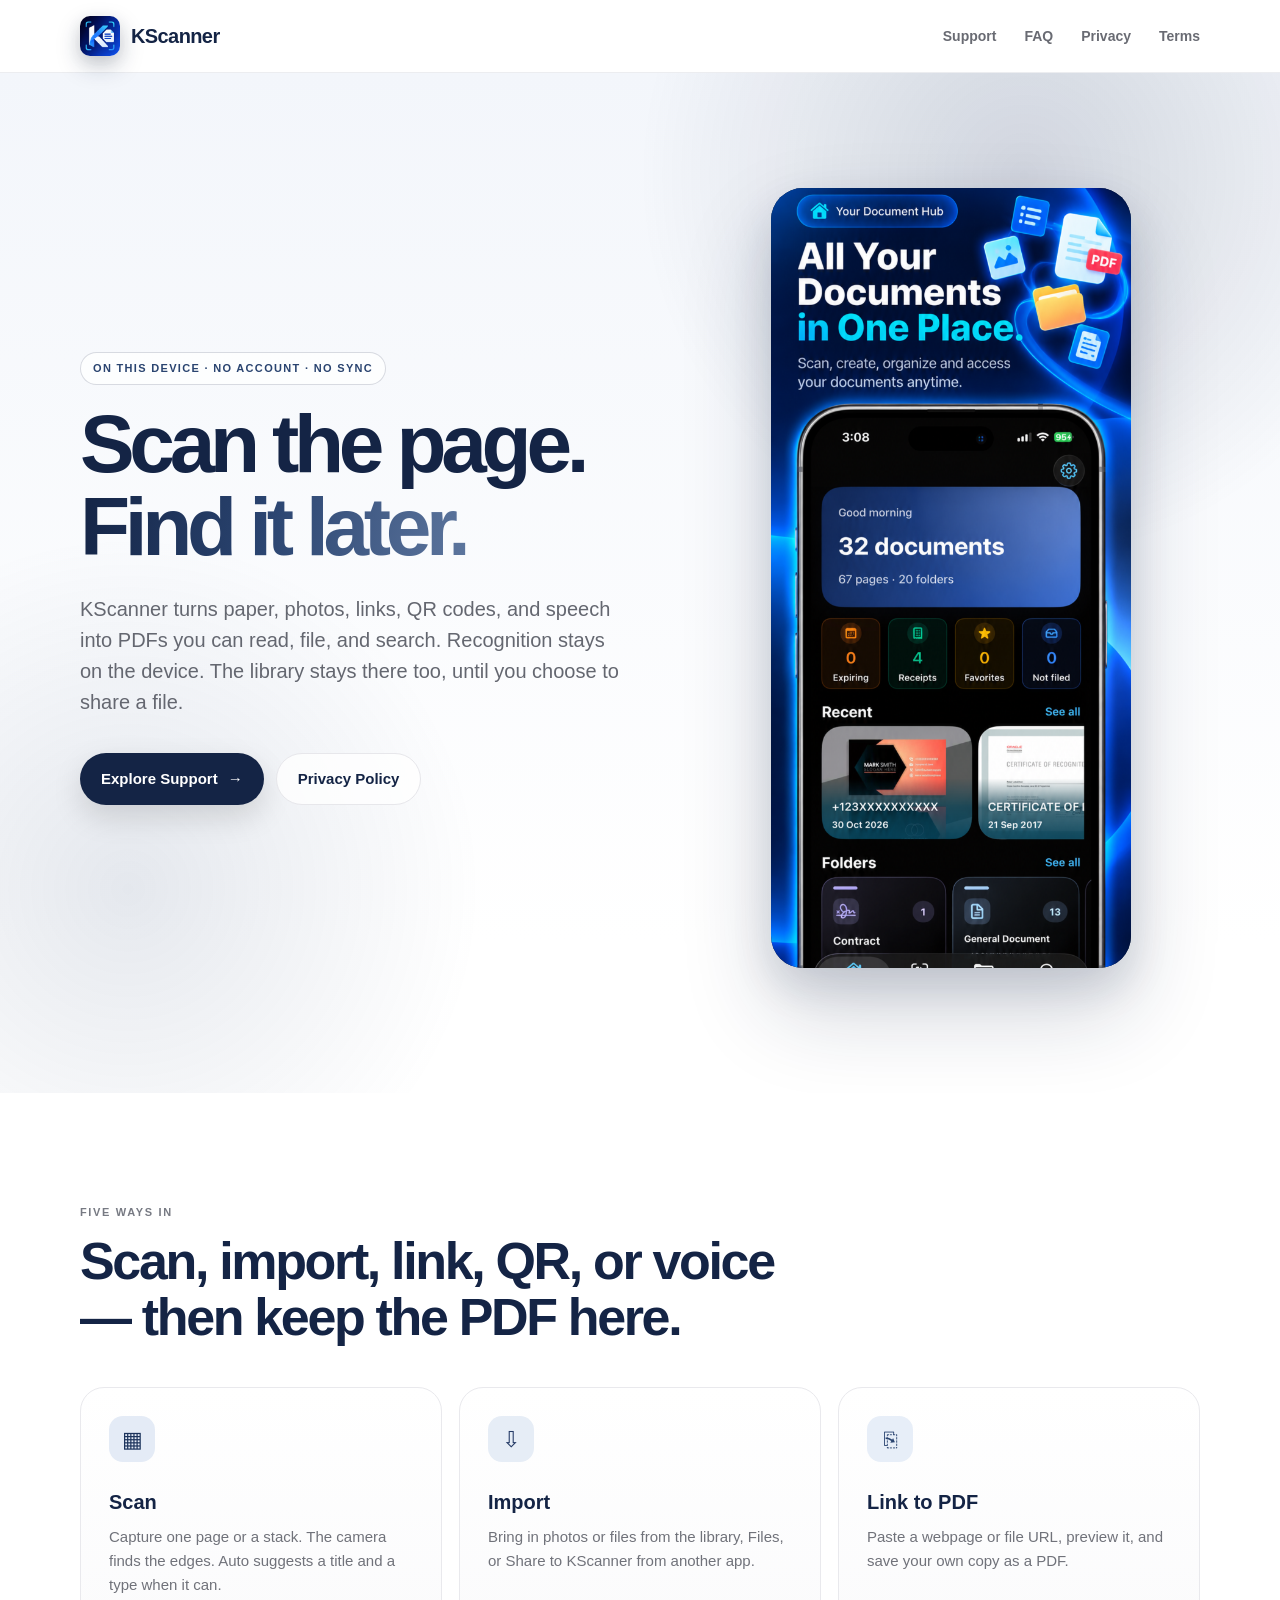
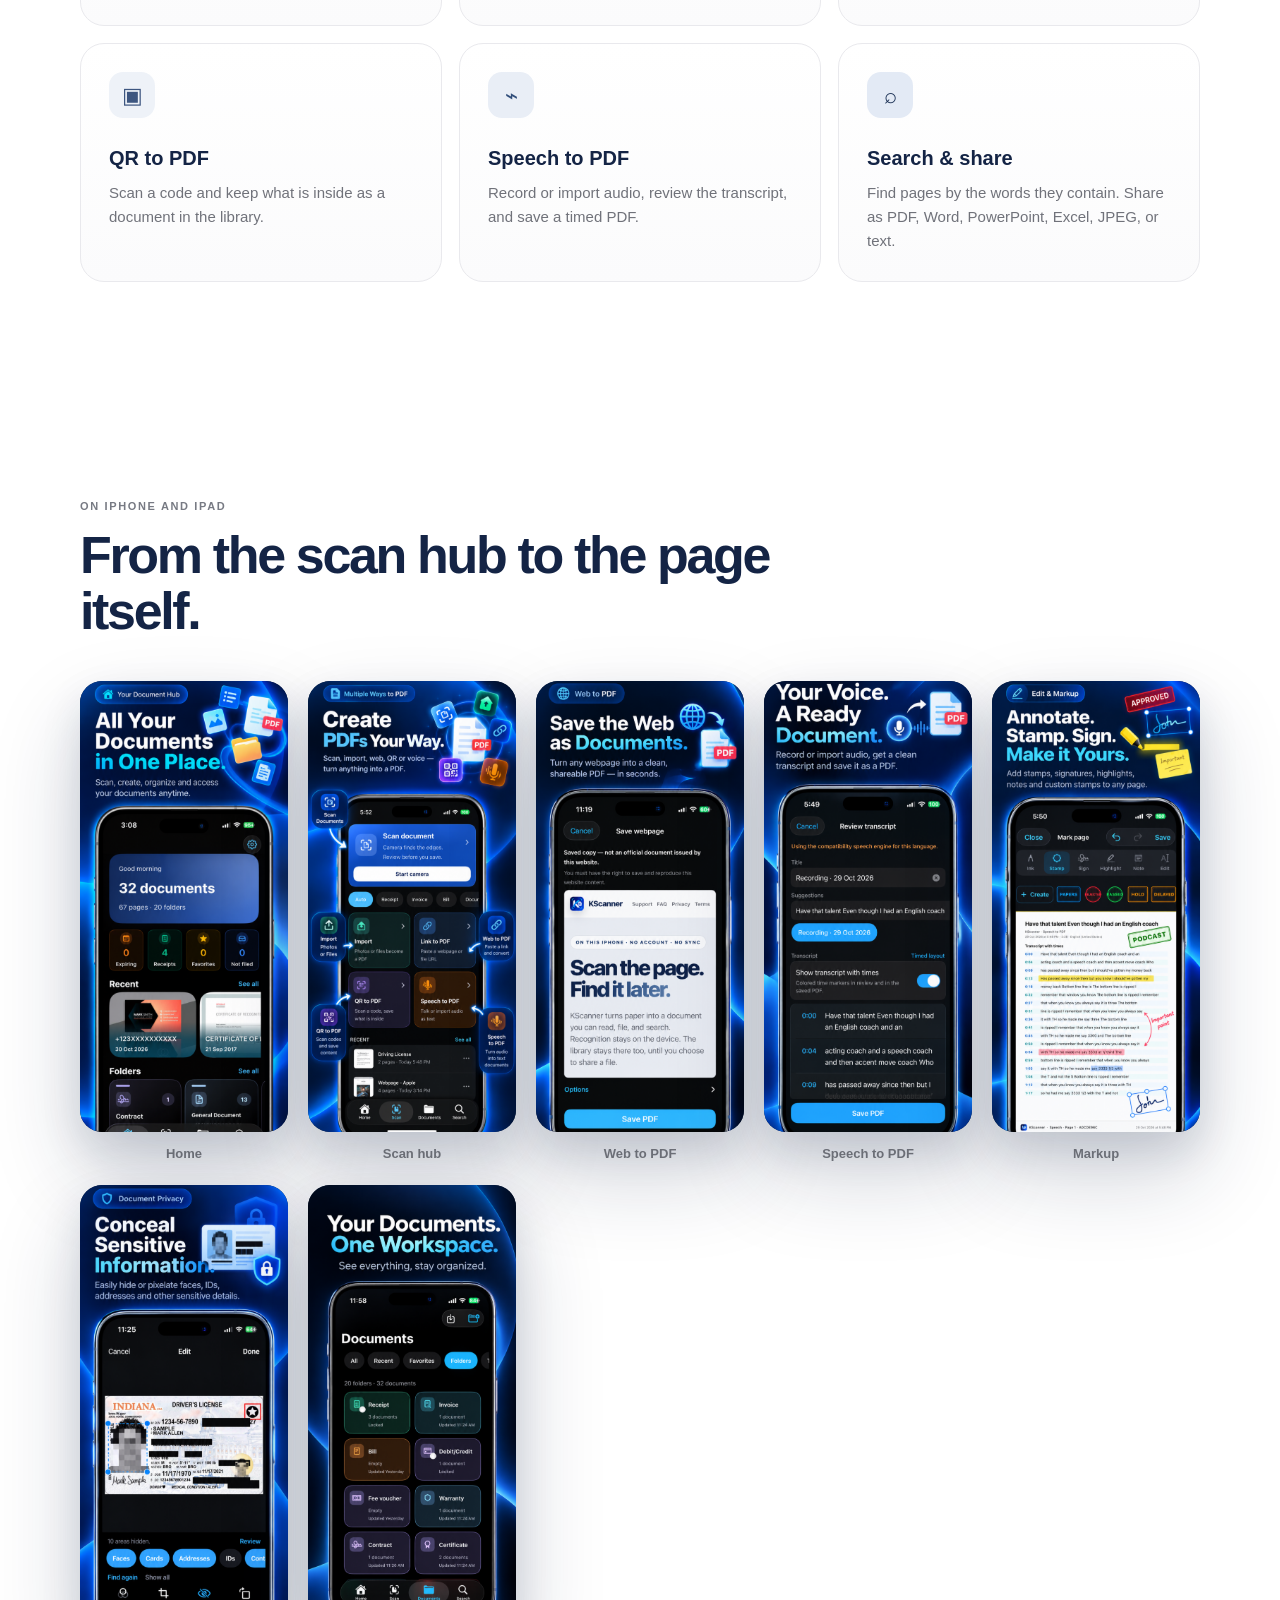
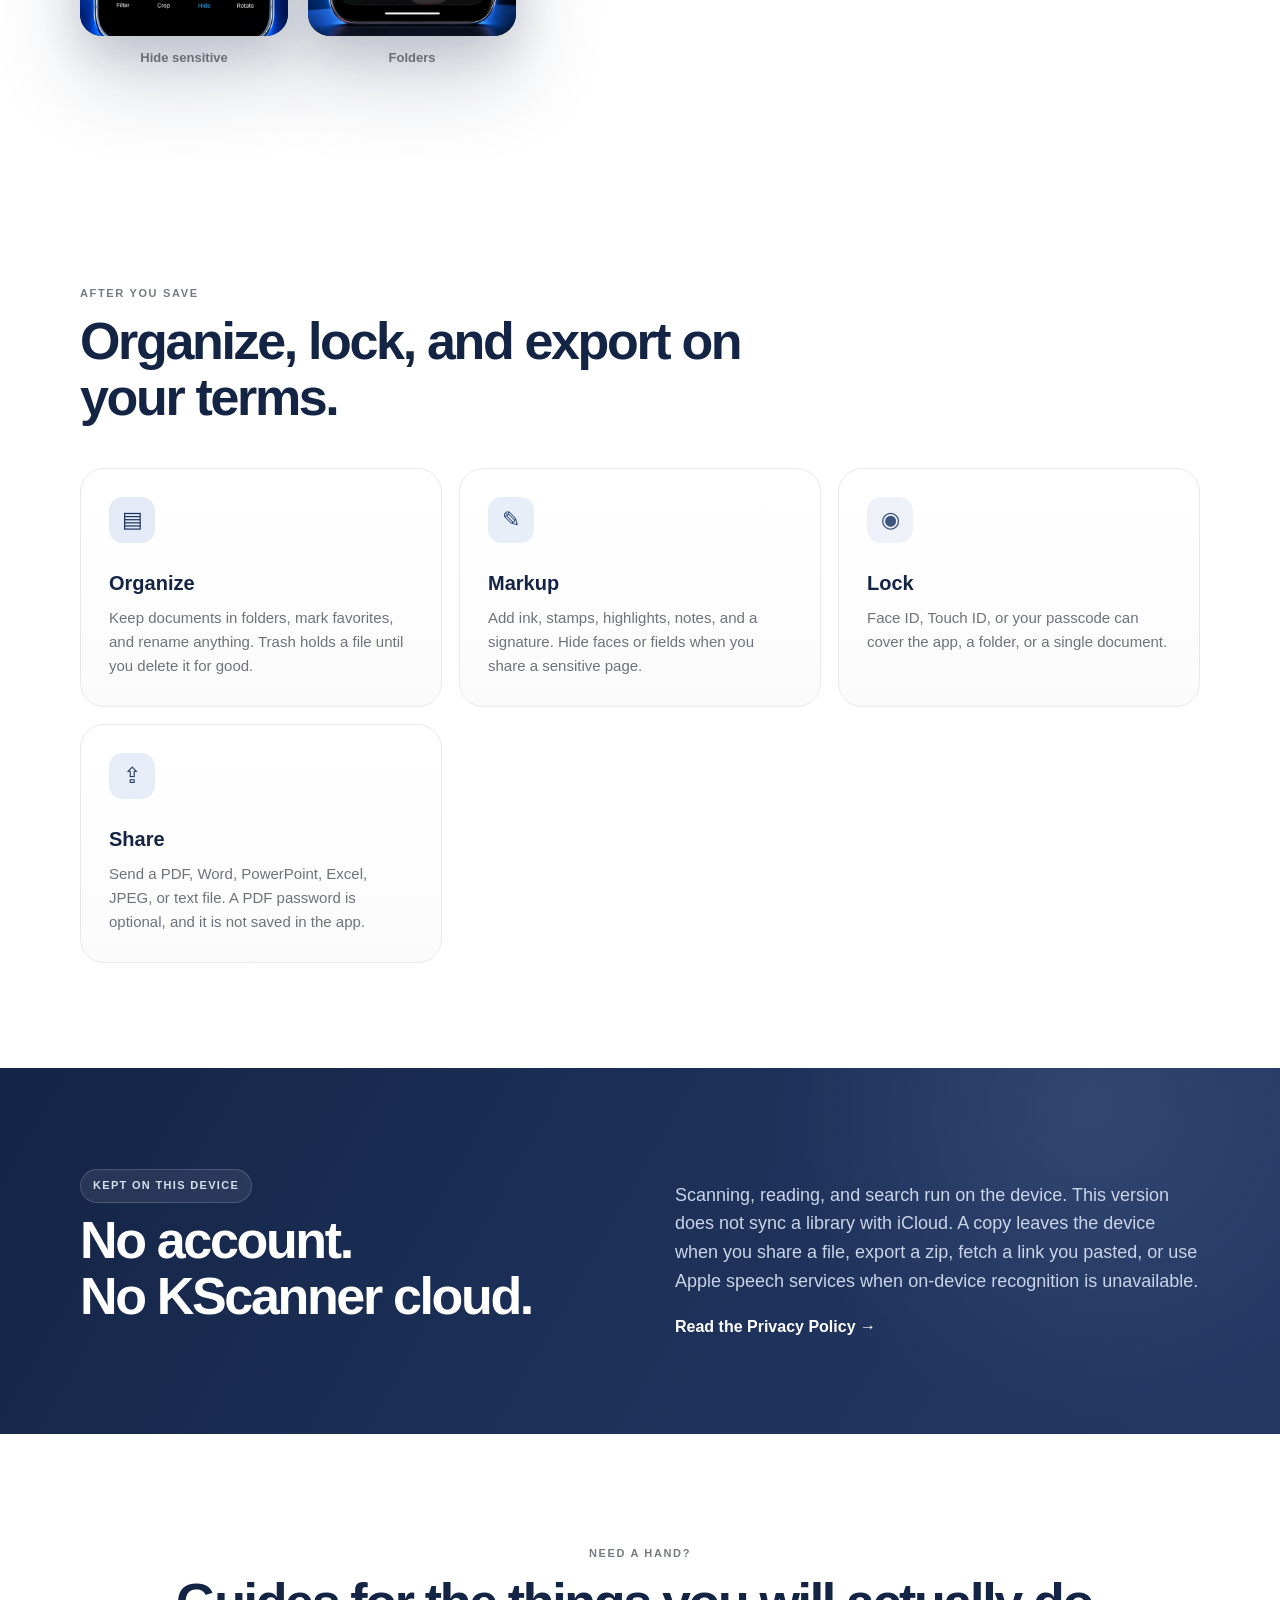
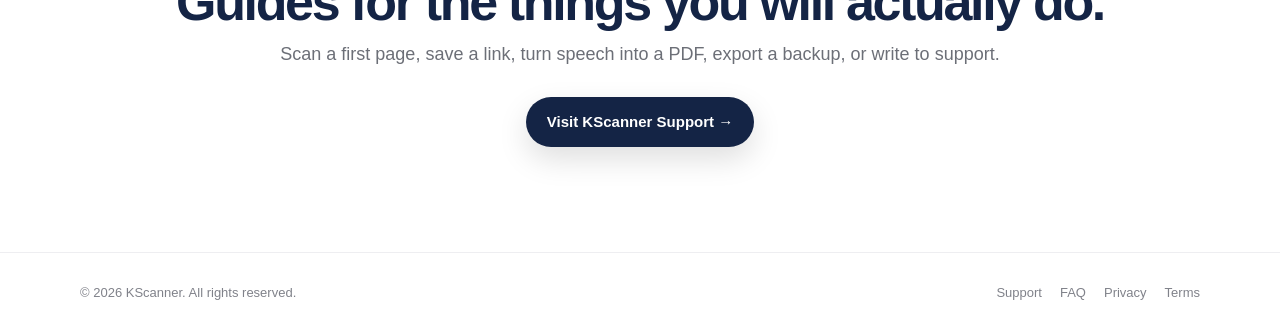
<file: index.html>
<!doctype html>
<html lang="en">
<head>
    <meta charset="utf-8">
    <meta name="viewport" content="width=device-width, initial-scale=1">
    <meta name="theme-color" content="#142445">
    <link rel="icon" href="images/kscanner-icon.png" type="image/png">
    <link rel="apple-touch-icon" href="images/kscanner-icon.png">
    <meta
        name="description"
        content="KScanner is a private document scanner for iPhone and iPad. Scan, import, save a link, read a QR code, or turn speech into a PDF — on the device, with no account."
    >
    <title>KScanner — Scan a page. Keep it here.</title>
    <link rel="stylesheet" href="styles.css">
</head>
<body>

<header>
    <div class="nav wrap">
        <a class="brand" href="index.html" aria-label="KScanner">
            <img class="brand-icon" src="images/kscanner-icon.png" width="40" height="40" alt="">
            <span aria-hidden="true">KScanner</span>
        </a>
        <nav aria-label="Main">
            <a href="support.html">Support</a>
            <a href="faq.html">FAQ</a>
            <a href="privacy.html">Privacy</a>
            <a href="terms.html">Terms</a>
        </nav>
    </div>
</header>

<main>

<section class="hero">
    <div class="wrap hero-grid">
        <div>
            <span class="pill">ON THIS DEVICE · NO ACCOUNT · NO SYNC</span>
            <h1>
                Scan the page.<br>
                <span class="gradient-text">Find it later.</span>
            </h1>
            <p class="lead">
                KScanner turns paper, photos, links, QR codes, and speech into PDFs you can read, file, and search.
                Recognition stays on the device. The library stays there too, until you choose to share a file.
            </p>
            <div class="actions">
                <a class="button" href="support.html">
                    Explore Support
                    <span>→</span>
                </a>
                <a class="button ghost" href="privacy.html">Privacy Policy</a>
            </div>
        </div>

        <figure class="promo-shot hero-promo">
            <img
                src="images/screenshots/7.png"
                width="1179"
                height="2556"
                alt="KScanner home, with documents, folders, and recent pages"
            >
        </figure>
    </div>
</section>

<section class="section">
    <div class="wrap">
        <div class="section-title">
            <span class="eyebrow">FIVE WAYS IN</span>
            <h2>Scan, import, link, QR, or voice — then keep the PDF here.</h2>
        </div>

        <div class="cards">
            <article>
                <span class="card-icon blue">▦</span>
                <h3>Scan</h3>
                <p>
                    Capture one page or a stack. The camera finds the edges.
                    Auto suggests a title and a type when it can.
                </p>
            </article>
            <article>
                <span class="card-icon green">⇩</span>
                <h3>Import</h3>
                <p>
                    Bring in photos or files from the library, Files, or Share to KScanner
                    from another app.
                </p>
            </article>
            <article>
                <span class="card-icon purple">⎘</span>
                <h3>Link to PDF</h3>
                <p>
                    Paste a webpage or file URL, preview it, and save your own copy as a PDF.
                </p>
            </article>
            <article>
                <span class="card-icon orange">▣</span>
                <h3>QR to PDF</h3>
                <p>
                    Scan a code and keep what is inside as a document in the library.
                </p>
            </article>
            <article>
                <span class="card-icon pink">⌁</span>
                <h3>Speech to PDF</h3>
                <p>
                    Record or import audio, review the transcript, and save a timed PDF.
                </p>
            </article>
            <article>
                <span class="card-icon cyan">⌕</span>
                <h3>Search &amp; share</h3>
                <p>
                    Find pages by the words they contain. Share as PDF, Word, PowerPoint,
                    Excel, JPEG, or text.
                </p>
            </article>
        </div>
    </div>
</section>

<section class="section">
    <div class="wrap">
        <div class="section-title">
            <span class="eyebrow">ON IPHONE AND IPAD</span>
            <h2>From the scan hub to the page itself.</h2>
        </div>
        <div class="shot-row">
            <figure>
                <div class="promo-shot">
                    <img src="images/screenshots/7.png" width="1179" height="2556" alt="Home hub with document counts, recent scans, and folders">
                </div>
                <figcaption>Home</figcaption>
            </figure>
            <figure>
                <div class="promo-shot">
                    <img src="images/screenshots/3.png" width="1179" height="2556" alt="Scan hub with camera, Import, Link to PDF, QR to PDF, and Speech to PDF">
                </div>
                <figcaption>Scan hub</figcaption>
            </figure>
            <figure>
                <div class="promo-shot">
                    <img src="images/screenshots/4.png" width="1179" height="2556" alt="Saving a webpage as a personal PDF copy">
                </div>
                <figcaption>Web to PDF</figcaption>
            </figure>
            <figure>
                <div class="promo-shot">
                    <img src="images/screenshots/2.png" width="1179" height="2556" alt="Reviewing a speech transcript before saving a PDF">
                </div>
                <figcaption>Speech to PDF</figcaption>
            </figure>
            <figure>
                <div class="promo-shot">
                    <img src="images/screenshots/1.png" width="1179" height="2556" alt="Marking a page with stamps, signature, highlight, and notes">
                </div>
                <figcaption>Markup</figcaption>
            </figure>
            <figure>
                <div class="promo-shot">
                    <img src="images/screenshots/5.png" width="1179" height="2556" alt="Hiding faces and sensitive fields on an ID page">
                </div>
                <figcaption>Hide sensitive</figcaption>
            </figure>
            <figure>
                <div class="promo-shot">
                    <img src="images/screenshots/6.png" width="1179" height="2556" alt="Documents organized into folders, including locked folders">
                </div>
                <figcaption>Folders</figcaption>
            </figure>
        </div>
    </div>
</section>

<section class="section">
    <div class="wrap">
        <div class="section-title">
            <span class="eyebrow">AFTER YOU SAVE</span>
            <h2>Organize, lock, and export on your terms.</h2>
        </div>

        <div class="cards">
            <article>
                <span class="card-icon blue">▤</span>
                <h3>Organize</h3>
                <p>
                    Keep documents in folders, mark favorites, and rename anything.
                    Trash holds a file until you delete it for good.
                </p>
            </article>
            <article>
                <span class="card-icon purple">✎</span>
                <h3>Markup</h3>
                <p>
                    Add ink, stamps, highlights, notes, and a signature.
                    Hide faces or fields when you share a sensitive page.
                </p>
            </article>
            <article>
                <span class="card-icon orange">◉</span>
                <h3>Lock</h3>
                <p>
                    Face ID, Touch ID, or your passcode can cover the app,
                    a folder, or a single document.
                </p>
            </article>
            <article>
                <span class="card-icon green">⇪</span>
                <h3>Share</h3>
                <p>
                    Send a PDF, Word, PowerPoint, Excel, JPEG, or text file.
                    A PDF password is optional, and it is not saved in the app.
                </p>
            </article>
        </div>
    </div>
</section>

<section class="privacy-band">
    <div class="wrap split">
        <div>
            <span class="pill">KEPT ON THIS DEVICE</span>
            <h2>
                No account.<br>
                No KScanner cloud.
            </h2>
        </div>
        <div>
            <p>
                Scanning, reading, and search run on the device. This version does not sync a library with iCloud.
                A copy leaves the device when you share a file, export a zip, fetch a link you pasted, or use
                Apple speech services when on-device recognition is unavailable.
            </p>
            <a class="text-link" href="privacy.html">Read the Privacy Policy →</a>
        </div>
    </div>
</section>

<section class="section">
    <div class="wrap final-cta">
        <span class="eyebrow">NEED A HAND?</span>
        <h2>Guides for the things you will actually do.</h2>
        <p>
            Scan a first page, save a link, turn speech into a PDF, export a backup, or write to support.
        </p>
        <a class="button" href="support.html">Visit KScanner Support →</a>
    </div>
</section>

</main>

<footer>
    <div class="wrap footer">
        <span>© 2026 KScanner. All rights reserved.</span>
        <span>
            <a href="support.html">Support</a>
            <a href="faq.html">FAQ</a>
            <a href="privacy.html">Privacy</a>
            <a href="terms.html">Terms</a>
        </span>
    </div>
</footer>

</body>
</html>
</file>
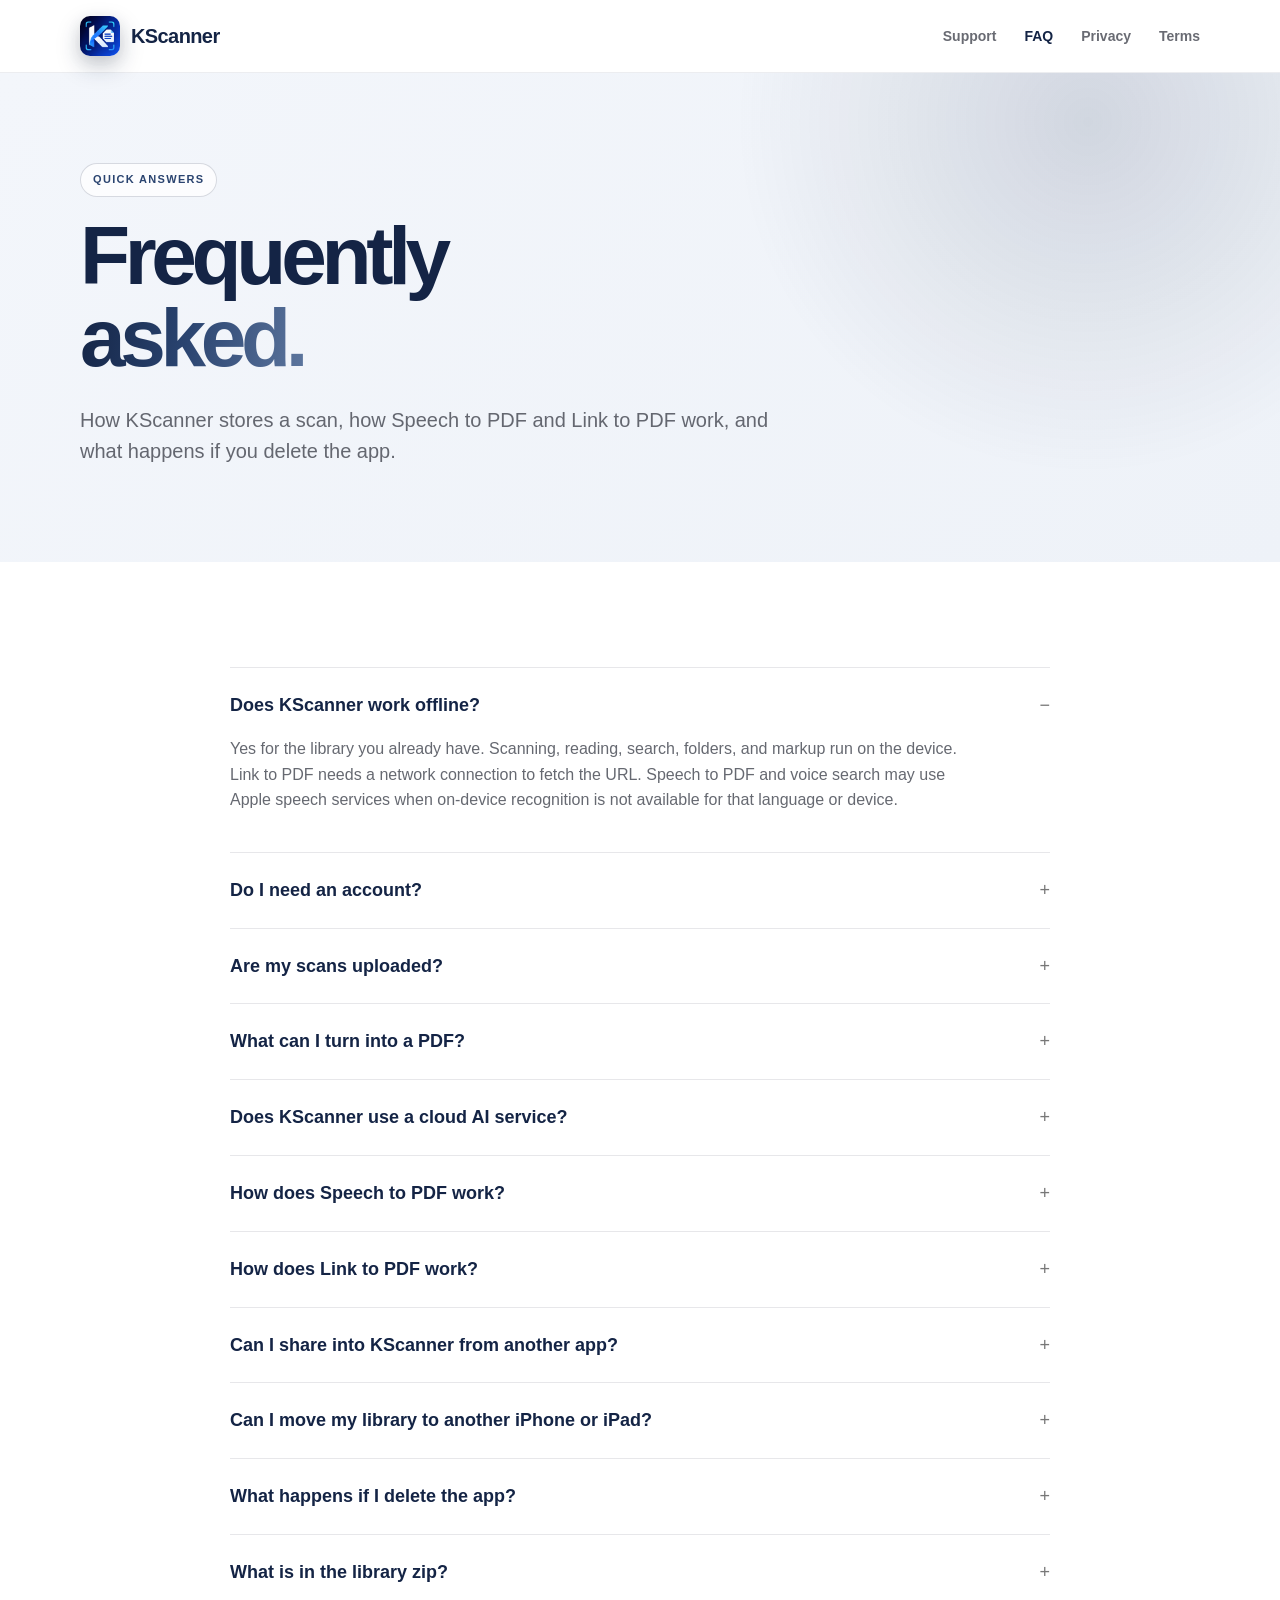
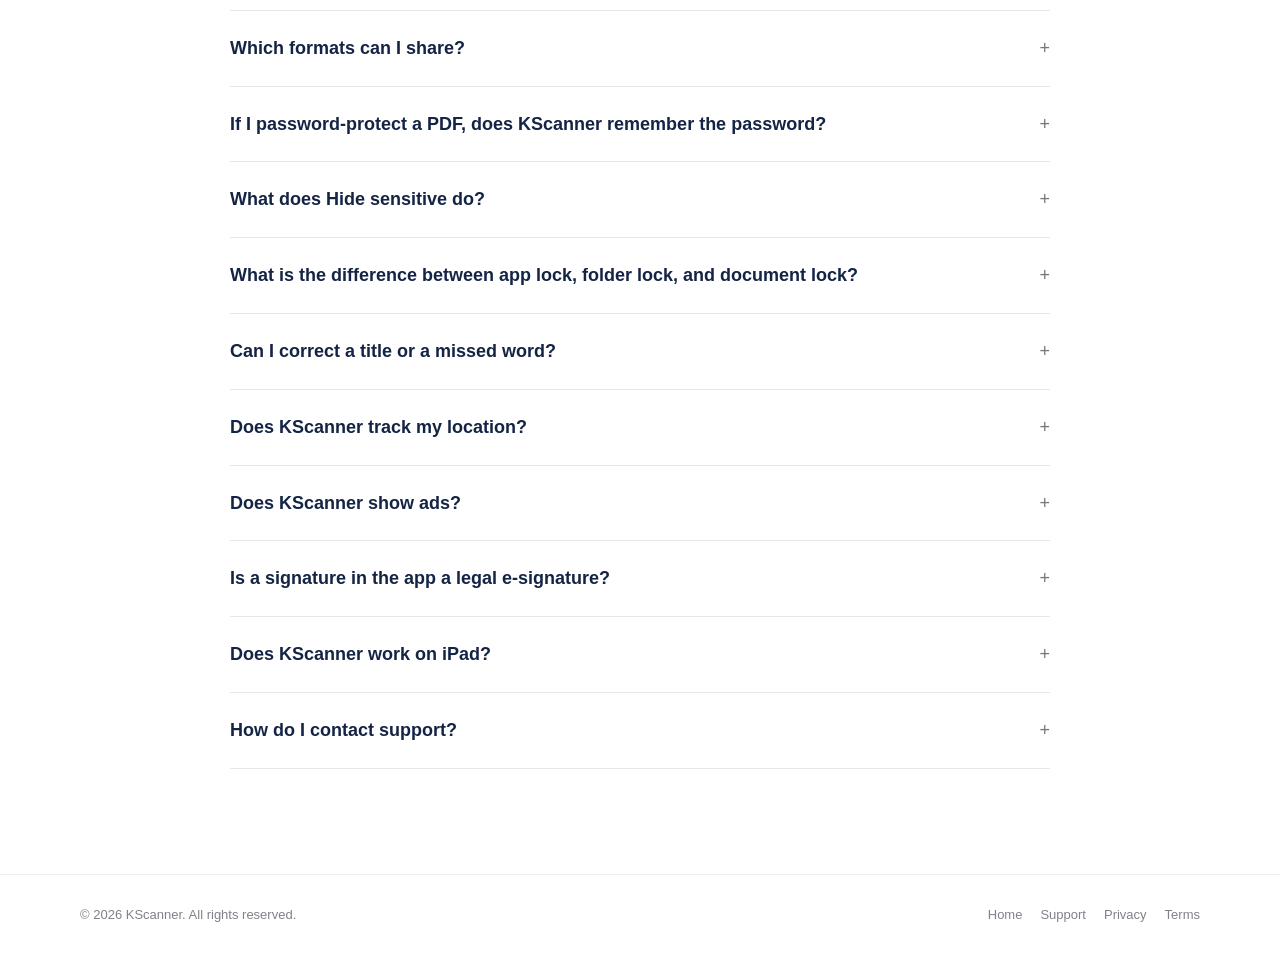
<file: faq.html>
<!doctype html>
<html lang="en">
<head>
    <meta charset="utf-8">
    <meta name="viewport" content="width=device-width, initial-scale=1">
    <meta name="theme-color" content="#142445">
    <link rel="icon" href="images/kscanner-icon.png" type="image/png">
    <link rel="apple-touch-icon" href="images/kscanner-icon.png">
    <meta name="description" content="Frequently asked questions about KScanner, a private document scanner for iPhone and iPad.">
    <title>FAQ — KScanner</title>
    <link rel="stylesheet" href="styles.css">
</head>
<body>

<header>
    <div class="nav wrap">
        <a class="brand" href="index.html" aria-label="KScanner">
            <img class="brand-icon" src="images/kscanner-icon.png" width="40" height="40" alt="">
            <span aria-hidden="true">KScanner</span>
        </a>
        <nav aria-label="Main">
            <a href="support.html">Support</a>
            <a class="active" href="faq.html">FAQ</a>
            <a href="privacy.html">Privacy</a>
            <a href="terms.html">Terms</a>
        </nav>
    </div>
</header>

<main>

<section class="page-hero">
    <div class="wrap">
        <span class="pill">QUICK ANSWERS</span>
        <h1>
            Frequently<br>
            <span class="gradient-text">asked.</span>
        </h1>
        <p class="lead">
            How KScanner stores a scan, how Speech to PDF and Link to PDF work, and what happens if you delete the app.
        </p>
    </div>
</section>

<section class="section">
    <div class="wrap narrow">
        <div class="faq-list">

            <details open>
                <summary>Does KScanner work offline?</summary>
                <p>
                    Yes for the library you already have. Scanning, reading, search, folders, and markup run on the device.
                    Link to PDF needs a network connection to fetch the URL. Speech to PDF and voice search may use
                    Apple speech services when on-device recognition is not available for that language or device.
                </p>
            </details>

            <details>
                <summary>Do I need an account?</summary>
                <p>
                    No. KScanner does not ask you to sign in, and there is no profile tied to your documents.
                </p>
            </details>

            <details>
                <summary>Are my scans uploaded?</summary>
                <p>
                    No. KScanner does not operate a server that receives your pages.
                    This version does not sync the library with iCloud.
                    A file leaves the device when you share it, export a zip, fetch a link you pasted, or when Apple
                    processes speech because on-device recognition is unavailable.
                </p>
            </details>

            <details>
                <summary>What can I turn into a PDF?</summary>
                <p>
                    Camera scans, imported photos or files, content shared into KScanner from another app,
                    a webpage or file URL (Link to PDF), a QR code (QR to PDF), and speech or imported audio (Speech to PDF).
                </p>
            </details>

            <details>
                <summary>Does KScanner use a cloud AI service?</summary>
                <p>
                    Text recognition and search are designed to run on the device.
                    KScanner does not send your pages to a third-party cloud AI service.
                    Speech to PDF and optional voice search use Apple’s Speech framework.
                    Depending on language and device settings, recognition may be on-device or use Apple speech services,
                    under <a class="text-link" href="https://www.apple.com/legal/privacy/">Apple’s Privacy Policy</a>.
                    KScanner does not upload audio to its own servers.
                </p>
            </details>

            <details>
                <summary>How does Speech to PDF work?</summary>
                <p>
                    Open Scan, choose Speech to PDF, then record or import audio. Review the transcript,
                    optionally keep timestamps, and save a PDF. You can keep the audio with the document if you want.
                    See <a class="text-link" href="support.html#speech">Support → Speech to PDF</a>.
                </p>
            </details>

            <details>
                <summary>How does Link to PDF work?</summary>
                <p>
                    Paste an http or https webpage or file URL, preview it, then save your own PDF copy.
                    You must have the right to save and reproduce that content.
                    See <a class="text-link" href="support.html#link">Support → Link to PDF</a>.
                </p>
            </details>

            <details>
                <summary>Can I share into KScanner from another app?</summary>
                <p>
                    Yes. Use Share and choose KScanner for supported images, files, text, or a web URL.
                    Open In also works for PDFs, images, and audio. Audio opens into Speech to PDF when appropriate.
                </p>
            </details>

            <details>
                <summary>Can I move my library to another iPhone or iPad?</summary>
                <p>
                    Not automatically. Export a library zip from Settings on the current device,
                    copy that file, then import it on the new one.
                    Import can replace what is on the new device, or add a duplicate and leave the existing library in place.
                    Keep the zip until you have confirmed the import.
                </p>
            </details>

            <details>
                <summary>What happens if I delete the app?</summary>
                <p>
                    The library stored by KScanner is deleted with the app.
                    A zip you already exported is not deleted, because that file lives wherever you saved it.
                    Install KScanner again and import the zip if you want those documents back.
                </p>
            </details>

            <details>
                <summary>What is in the library zip?</summary>
                <p>
                    The export is a zip of the documents KScanner is keeping, including documents in Trash.
                    Import asks before it replaces the library on that device or adds a copy.
                </p>
            </details>

            <details>
                <summary>Which formats can I share?</summary>
                <p>
                    PDF, Word, PowerPoint, Excel, JPEG, and text.
                    PDF quality — High, Balanced, or Compact — is chosen in Settings → Scanning.
                    Text is available after the page has been read.
                </p>
            </details>

            <details>
                <summary>If I password-protect a PDF, does KScanner remember the password?</summary>
                <p>
                    No. The password is applied to the file you share. It is not saved in the app.
                    Keep it somewhere you will remember. KScanner cannot recover it later.
                </p>
            </details>

            <details>
                <summary>What does Hide sensitive do?</summary>
                <p>
                    It blackouts or pixelates areas such as faces, IDs, or addresses so you can share a safer-looking page.
                    It is concealment for review and sharing, not a certified irreversible redaction service.
                </p>
            </details>

            <details>
                <summary>What is the difference between app lock, folder lock, and document lock?</summary>
                <p>
                    App lock asks for Face ID, Touch ID, or your passcode when you return to KScanner.
                    Folder lock and document lock protect that folder or that file inside the library.
                    All three are authentication gates on the device; they are not a separate cloud encryption product.
                </p>
            </details>

            <details>
                <summary>Can I correct a title or a missed word?</summary>
                <p>
                    Yes. A suggested title can be renamed, and you can change the document type.
                    Recognition and transcripts are aids. They will not read every page or recording perfectly,
                    especially small print, glare, handwriting, or noisy audio.
                </p>
            </details>

            <details>
                <summary>Does KScanner track my location?</summary>
                <p>
                    No. KScanner does not request location access. Folders are labels you choose, not places on a map.
                </p>
            </details>

            <details>
                <summary>Does KScanner show ads?</summary>
                <p>
                    No. The current app does not include advertising.
                </p>
            </details>

            <details>
                <summary>Is a signature in the app a legal e-signature?</summary>
                <p>
                    A signature you place is a mark stored with that document on the device.
                    KScanner is not a certified electronic-signature service and does not verify identity.
                </p>
            </details>

            <details>
                <summary>Does KScanner work on iPad?</summary>
                <p>
                    Yes. The same local library model applies on iPhone and iPad.
                </p>
            </details>

            <details>
                <summary>How do I contact support?</summary>
                <p>
                    Email
                    <a class="text-link" href="mailto:mail.ak.apps@gmail.com">mail.ak.apps@gmail.com</a>.
                    Include the version from Settings → About, your iOS version, and a short description of the issue.
                    Do not send passwords or payment details.
                </p>
            </details>

        </div>
    </div>
</section>

</main>

<footer>
    <div class="wrap footer">
        <span>© 2026 KScanner. All rights reserved.</span>
        <span>
            <a href="index.html">Home</a>
            <a href="support.html">Support</a>
            <a href="privacy.html">Privacy</a>
            <a href="terms.html">Terms</a>
        </span>
    </div>
</footer>

</body>
</html>
</file>
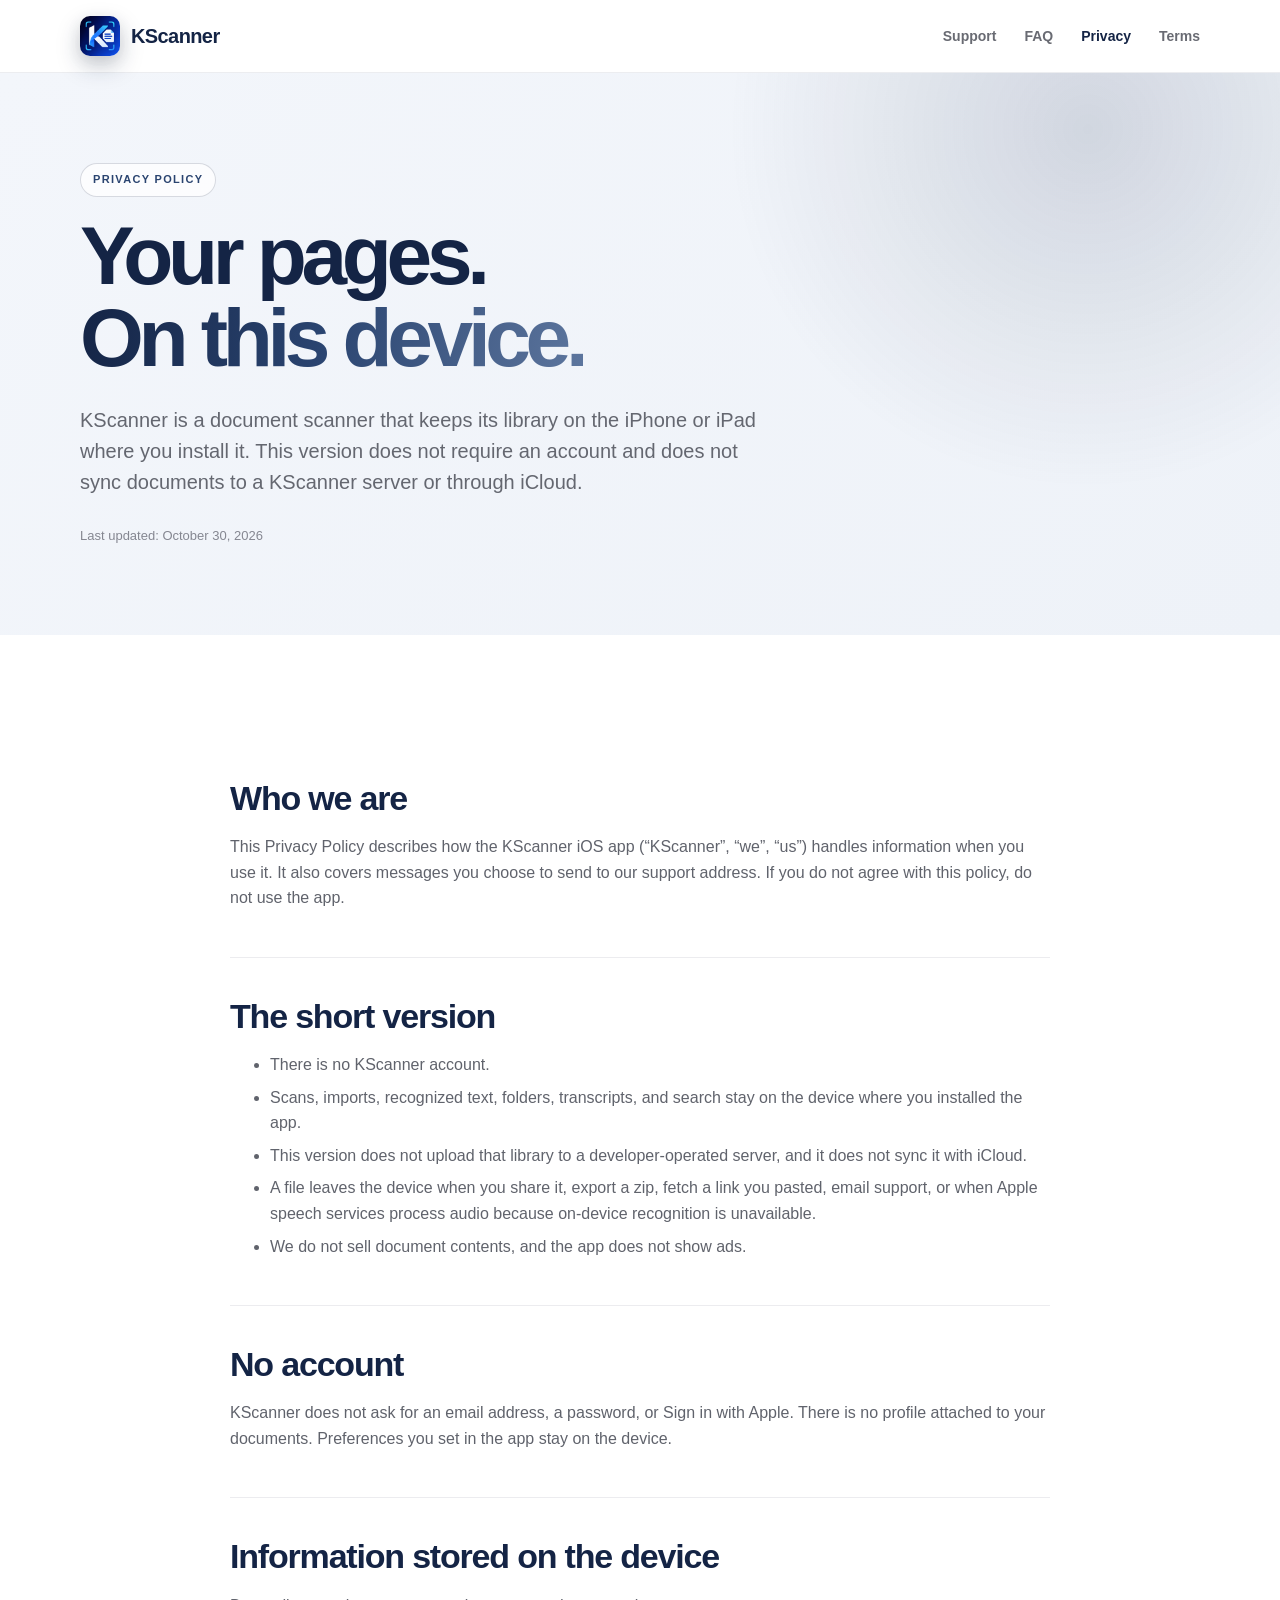
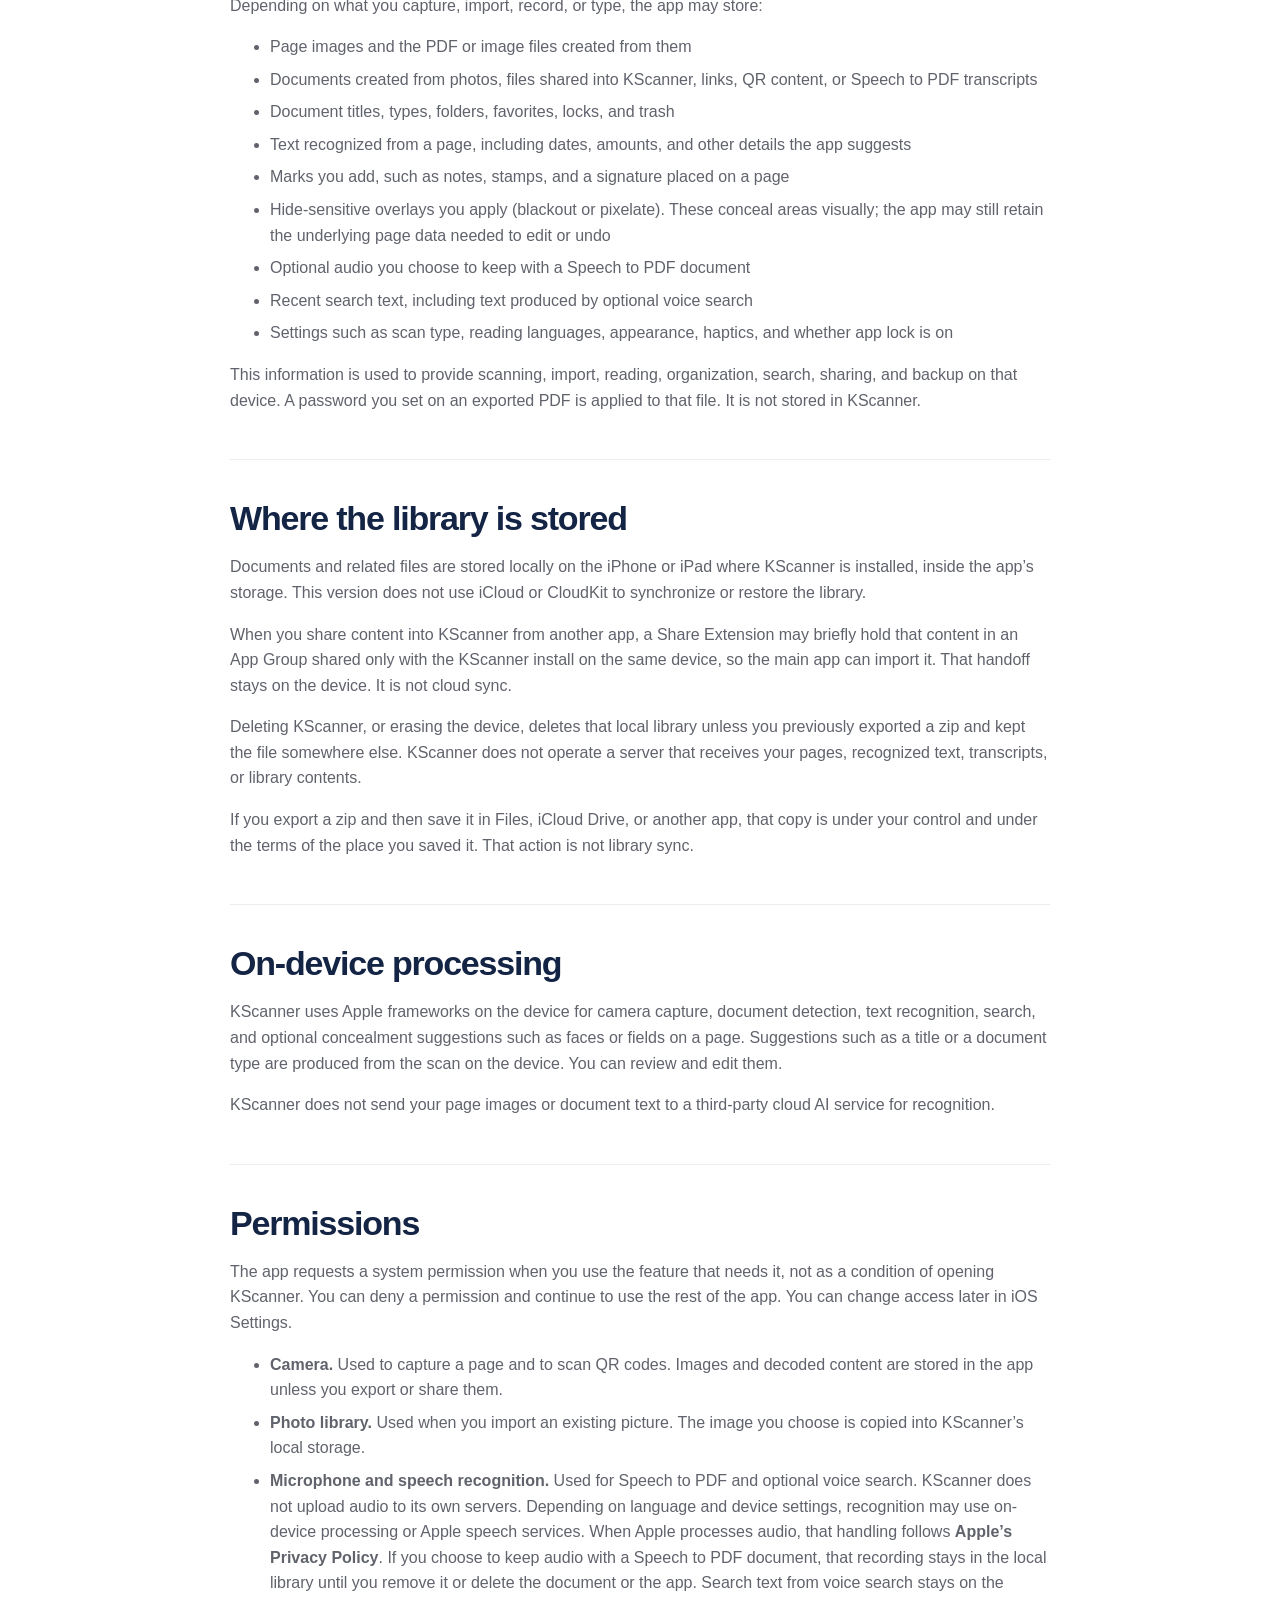
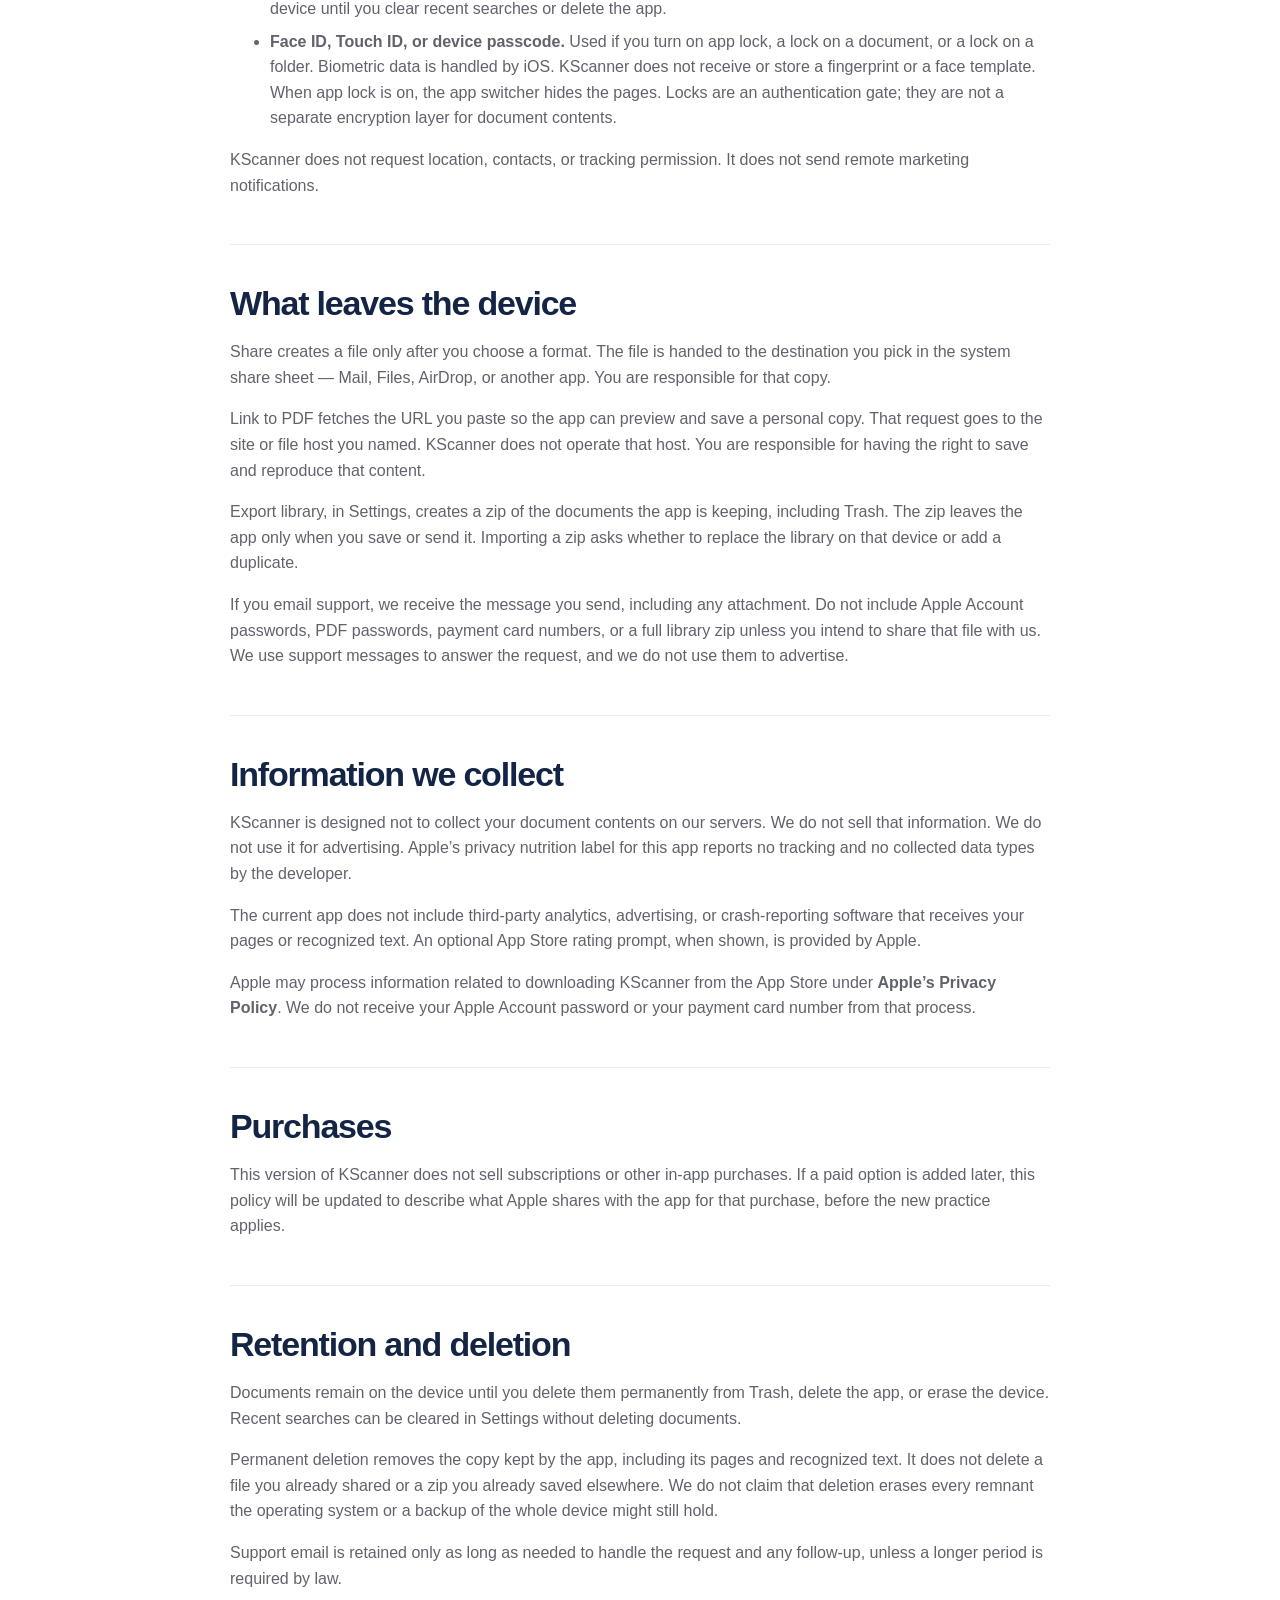
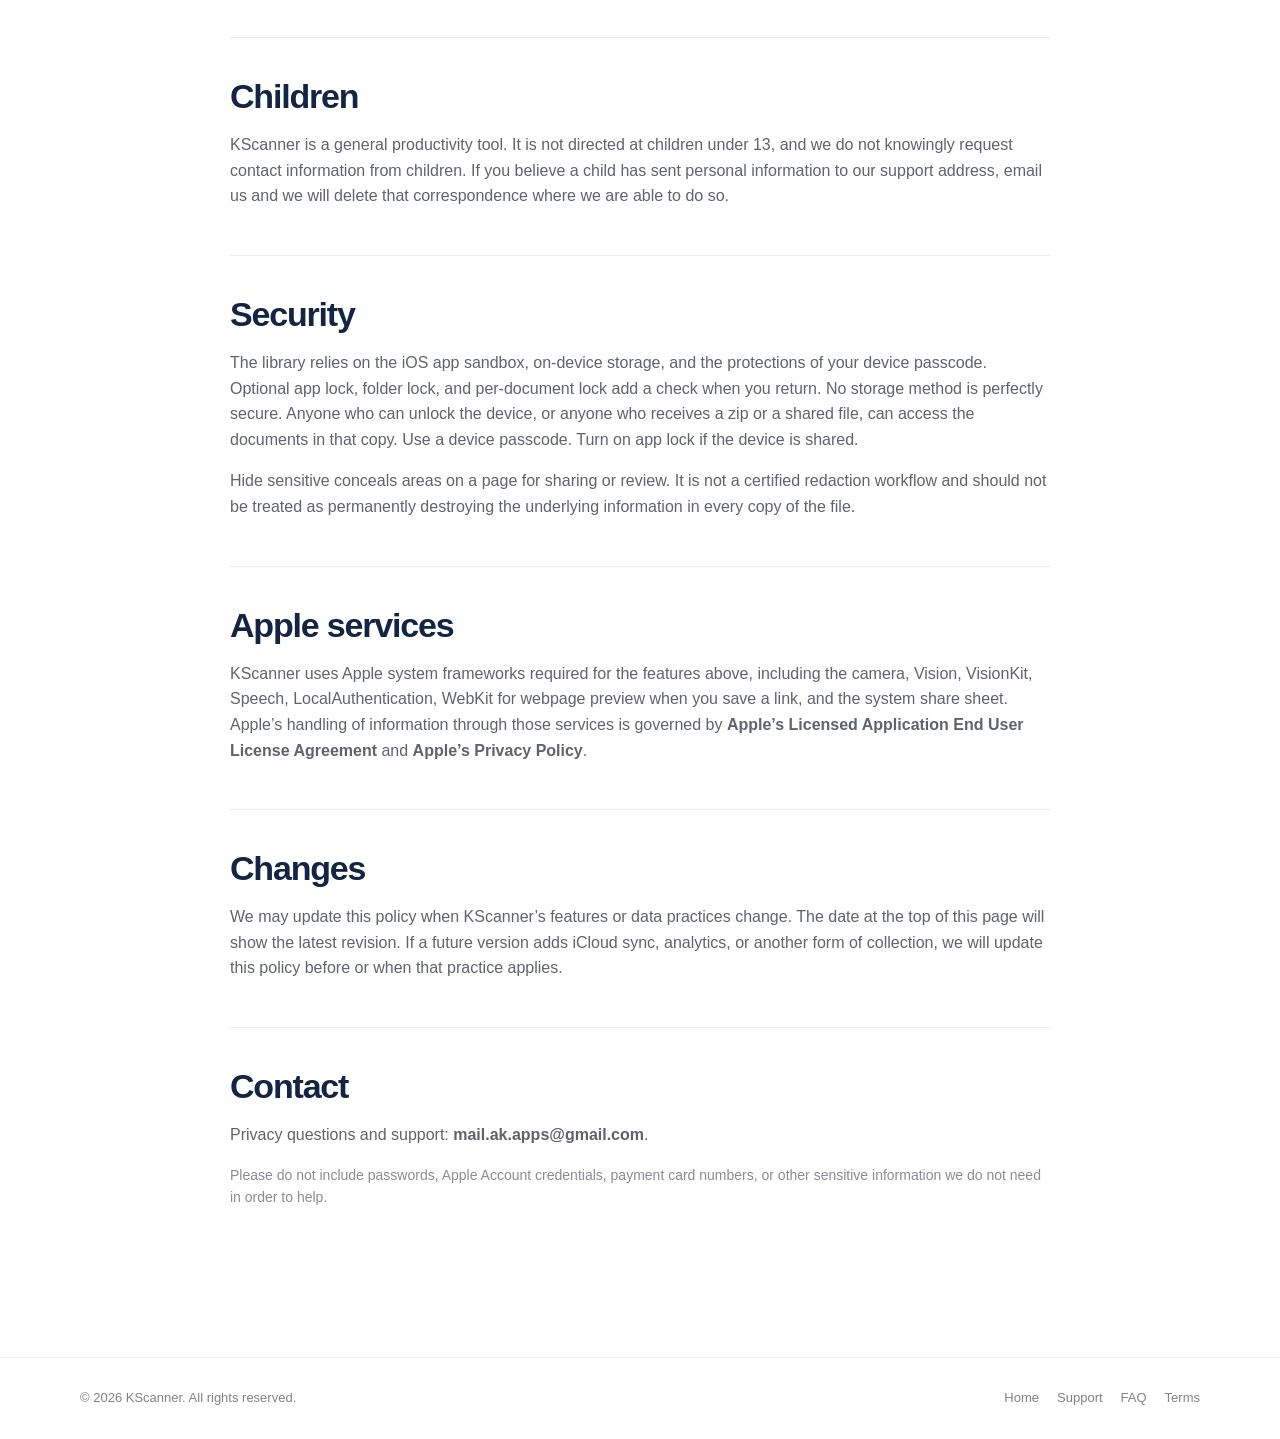
<file: privacy.html>
<!doctype html>
<html lang="en">
<head>
    <meta charset="utf-8">
    <meta name="viewport" content="width=device-width, initial-scale=1">
    <meta name="theme-color" content="#142445">
    <link rel="icon" href="images/kscanner-icon.png" type="image/png">
    <link rel="apple-touch-icon" href="images/kscanner-icon.png">
    <meta
        name="description"
        content="KScanner Privacy Policy. Documents stay on your iPhone or iPad. No account, no library sync, and no developer-operated document server."
    >
    <title>Privacy Policy — KScanner</title>
    <link rel="stylesheet" href="styles.css">
</head>
<body>

<header>
    <div class="nav wrap">
        <a class="brand" href="index.html" aria-label="KScanner">
            <img class="brand-icon" src="images/kscanner-icon.png" width="40" height="40" alt="">
            <span aria-hidden="true">KScanner</span>
        </a>
        <nav aria-label="Main">
            <a href="support.html">Support</a>
            <a href="faq.html">FAQ</a>
            <a class="active" href="privacy.html">Privacy</a>
            <a href="terms.html">Terms</a>
        </nav>
    </div>
</header>

<main>

<section class="page-hero">
    <div class="wrap">
        <span class="pill">PRIVACY POLICY</span>
        <h1>
            Your pages.<br>
            <span class="gradient-text">On this device.</span>
        </h1>
        <p class="lead">
            KScanner is a document scanner that keeps its library on the iPhone or iPad where you install it.
            This version does not require an account and does not sync documents to a KScanner server or through iCloud.
        </p>
        <p class="updated">Last updated: October 30, 2026</p>
    </div>
</section>

<section class="section">
    <div class="wrap narrow">

        <article class="article">
            <h2>Who we are</h2>
            <p>
                This Privacy Policy describes how the KScanner iOS app (“KScanner”, “we”, “us”) handles information
                when you use it. It also covers messages you choose to send to our support address.
                If you do not agree with this policy, do not use the app.
            </p>
        </article>

        <article class="article">
            <h2>The short version</h2>
            <ul>
                <li>There is no KScanner account.</li>
                <li>Scans, imports, recognized text, folders, transcripts, and search stay on the device where you installed the app.</li>
                <li>This version does not upload that library to a developer-operated server, and it does not sync it with iCloud.</li>
                <li>A file leaves the device when you share it, export a zip, fetch a link you pasted, email support, or when Apple speech services process audio because on-device recognition is unavailable.</li>
                <li>We do not sell document contents, and the app does not show ads.</li>
            </ul>
        </article>

        <article class="article">
            <h2>No account</h2>
            <p>
                KScanner does not ask for an email address, a password, or Sign in with Apple.
                There is no profile attached to your documents. Preferences you set in the app stay on the device.
            </p>
        </article>

        <article class="article">
            <h2>Information stored on the device</h2>
            <p>Depending on what you capture, import, record, or type, the app may store:</p>
            <ul>
                <li>Page images and the PDF or image files created from them</li>
                <li>Documents created from photos, files shared into KScanner, links, QR content, or Speech to PDF transcripts</li>
                <li>Document titles, types, folders, favorites, locks, and trash</li>
                <li>Text recognized from a page, including dates, amounts, and other details the app suggests</li>
                <li>Marks you add, such as notes, stamps, and a signature placed on a page</li>
                <li>Hide-sensitive overlays you apply (blackout or pixelate). These conceal areas visually; the app may still retain the underlying page data needed to edit or undo</li>
                <li>Optional audio you choose to keep with a Speech to PDF document</li>
                <li>Recent search text, including text produced by optional voice search</li>
                <li>Settings such as scan type, reading languages, appearance, haptics, and whether app lock is on</li>
            </ul>
            <p>
                This information is used to provide scanning, import, reading, organization, search, sharing, and backup on that device.
                A password you set on an exported PDF is applied to that file. It is not stored in KScanner.
            </p>
        </article>

        <article class="article">
            <h2>Where the library is stored</h2>
            <p>
                Documents and related files are stored locally on the iPhone or iPad where KScanner is installed,
                inside the app’s storage. This version does not use iCloud or CloudKit to synchronize or restore the library.
            </p>
            <p>
                When you share content into KScanner from another app, a Share Extension may briefly hold that content in an App Group
                shared only with the KScanner install on the same device, so the main app can import it. That handoff stays on the device.
                It is not cloud sync.
            </p>
            <p>
                Deleting KScanner, or erasing the device, deletes that local library unless you previously exported a zip
                and kept the file somewhere else. KScanner does not operate a server that receives your pages,
                recognized text, transcripts, or library contents.
            </p>
            <p>
                If you export a zip and then save it in Files, iCloud Drive, or another app, that copy is under your control
                and under the terms of the place you saved it. That action is not library sync.
            </p>
        </article>

        <article class="article">
            <h2>On-device processing</h2>
            <p>
                KScanner uses Apple frameworks on the device for camera capture, document detection,
                text recognition, search, and optional concealment suggestions such as faces or fields on a page.
                Suggestions such as a title or a document type are produced from the scan on the device.
                You can review and edit them.
            </p>
            <p>
                KScanner does not send your page images or document text to a third-party cloud AI service for recognition.
            </p>
        </article>

        <article class="article">
            <h2>Permissions</h2>
            <p>
                The app requests a system permission when you use the feature that needs it, not as a condition of opening KScanner.
                You can deny a permission and continue to use the rest of the app. You can change access later in iOS Settings.
            </p>
            <ul>
                <li>
                    <strong>Camera.</strong> Used to capture a page and to scan QR codes. Images and decoded content are stored in the app unless you export or share them.
                </li>
                <li>
                    <strong>Photo library.</strong> Used when you import an existing picture. The image you choose is copied into KScanner’s local storage.
                </li>
                <li>
                    <strong>Microphone and speech recognition.</strong> Used for Speech to PDF and optional voice search.
                    KScanner does not upload audio to its own servers. Depending on language and device settings, recognition may use
                    on-device processing or Apple speech services. When Apple processes audio, that handling follows
                    <a class="text-link" href="https://www.apple.com/legal/privacy/">Apple’s Privacy Policy</a>.
                    If you choose to keep audio with a Speech to PDF document, that recording stays in the local library until you remove it or delete the document or the app.
                    Search text from voice search stays on the device until you clear recent searches or delete the app.
                </li>
                <li>
                    <strong>Face ID, Touch ID, or device passcode.</strong> Used if you turn on app lock, a lock on a document, or a lock on a folder.
                    Biometric data is handled by iOS. KScanner does not receive or store a fingerprint or a face template.
                    When app lock is on, the app switcher hides the pages. Locks are an authentication gate; they are not a separate encryption layer for document contents.
                </li>
            </ul>
            <p>
                KScanner does not request location, contacts, or tracking permission.
                It does not send remote marketing notifications.
            </p>
        </article>

        <article class="article">
            <h2>What leaves the device</h2>
            <p>
                Share creates a file only after you choose a format. The file is handed to the destination you pick
                in the system share sheet — Mail, Files, AirDrop, or another app. You are responsible for that copy.
            </p>
            <p>
                Link to PDF fetches the URL you paste so the app can preview and save a personal copy.
                That request goes to the site or file host you named. KScanner does not operate that host.
                You are responsible for having the right to save and reproduce that content.
            </p>
            <p>
                Export library, in Settings, creates a zip of the documents the app is keeping, including Trash.
                The zip leaves the app only when you save or send it. Importing a zip asks whether to replace the library
                on that device or add a duplicate.
            </p>
            <p>
                If you email support, we receive the message you send, including any attachment.
                Do not include Apple Account passwords, PDF passwords, payment card numbers, or a full library zip
                unless you intend to share that file with us. We use support messages to answer the request,
                and we do not use them to advertise.
            </p>
        </article>

        <article class="article">
            <h2>Information we collect</h2>
            <p>
                KScanner is designed not to collect your document contents on our servers.
                We do not sell that information. We do not use it for advertising.
                Apple’s privacy nutrition label for this app reports no tracking and no collected data types by the developer.
            </p>
            <p>
                The current app does not include third-party analytics, advertising, or crash-reporting software
                that receives your pages or recognized text. An optional App Store rating prompt, when shown, is provided by Apple.
            </p>
            <p>
                Apple may process information related to downloading KScanner from the App Store under
                <a class="text-link" href="https://www.apple.com/legal/privacy/">Apple’s Privacy Policy</a>.
                We do not receive your Apple Account password or your payment card number from that process.
            </p>
        </article>

        <article class="article">
            <h2>Purchases</h2>
            <p>
                This version of KScanner does not sell subscriptions or other in-app purchases.
                If a paid option is added later, this policy will be updated to describe what Apple shares with the app
                for that purchase, before the new practice applies.
            </p>
        </article>

        <article class="article">
            <h2>Retention and deletion</h2>
            <p>
                Documents remain on the device until you delete them permanently from Trash, delete the app, or erase the device.
                Recent searches can be cleared in Settings without deleting documents.
            </p>
            <p>
                Permanent deletion removes the copy kept by the app, including its pages and recognized text.
                It does not delete a file you already shared or a zip you already saved elsewhere.
                We do not claim that deletion erases every remnant the operating system or a backup of the whole device might still hold.
            </p>
            <p>
                Support email is retained only as long as needed to handle the request and any follow-up,
                unless a longer period is required by law.
            </p>
        </article>

        <article class="article">
            <h2>Children</h2>
            <p>
                KScanner is a general productivity tool. It is not directed at children under 13,
                and we do not knowingly request contact information from children.
                If you believe a child has sent personal information to our support address, email us and we will delete that correspondence where we are able to do so.
            </p>
        </article>

        <article class="article">
            <h2>Security</h2>
            <p>
                The library relies on the iOS app sandbox, on-device storage, and the protections of your device passcode.
                Optional app lock, folder lock, and per-document lock add a check when you return.
                No storage method is perfectly secure. Anyone who can unlock the device, or anyone who receives a zip or a shared file,
                can access the documents in that copy. Use a device passcode. Turn on app lock if the device is shared.
            </p>
            <p>
                Hide sensitive conceals areas on a page for sharing or review. It is not a certified redaction workflow and
                should not be treated as permanently destroying the underlying information in every copy of the file.
            </p>
        </article>

        <article class="article">
            <h2>Apple services</h2>
            <p>
                KScanner uses Apple system frameworks required for the features above, including the camera,
                Vision, VisionKit, Speech, LocalAuthentication, WebKit for webpage preview when you save a link,
                and the system share sheet.
                Apple’s handling of information through those services is governed by
                <a class="text-link" href="https://www.apple.com/legal/internet-services/itunes/dev/stdeula/">Apple’s Licensed Application End User License Agreement</a>
                and
                <a class="text-link" href="https://www.apple.com/legal/privacy/">Apple’s Privacy Policy</a>.
            </p>
        </article>

        <article class="article">
            <h2>Changes</h2>
            <p>
                We may update this policy when KScanner’s features or data practices change.
                The date at the top of this page will show the latest revision.
                If a future version adds iCloud sync, analytics, or another form of collection,
                we will update this policy before or when that practice applies.
            </p>
        </article>

        <article class="article">
            <h2>Contact</h2>
            <p>
                Privacy questions and support:
                <a class="text-link" href="mailto:mail.ak.apps@gmail.com">mail.ak.apps@gmail.com</a>.
            </p>
            <p class="muted">
                Please do not include passwords, Apple Account credentials, payment card numbers,
                or other sensitive information we do not need in order to help.
            </p>
        </article>

    </div>
</section>

</main>

<footer>
    <div class="wrap footer">
        <span>© 2026 KScanner. All rights reserved.</span>
        <span>
            <a href="index.html">Home</a>
            <a href="support.html">Support</a>
            <a href="faq.html">FAQ</a>
            <a href="terms.html">Terms</a>
        </span>
    </div>
</footer>

</body>
</html>
</file>
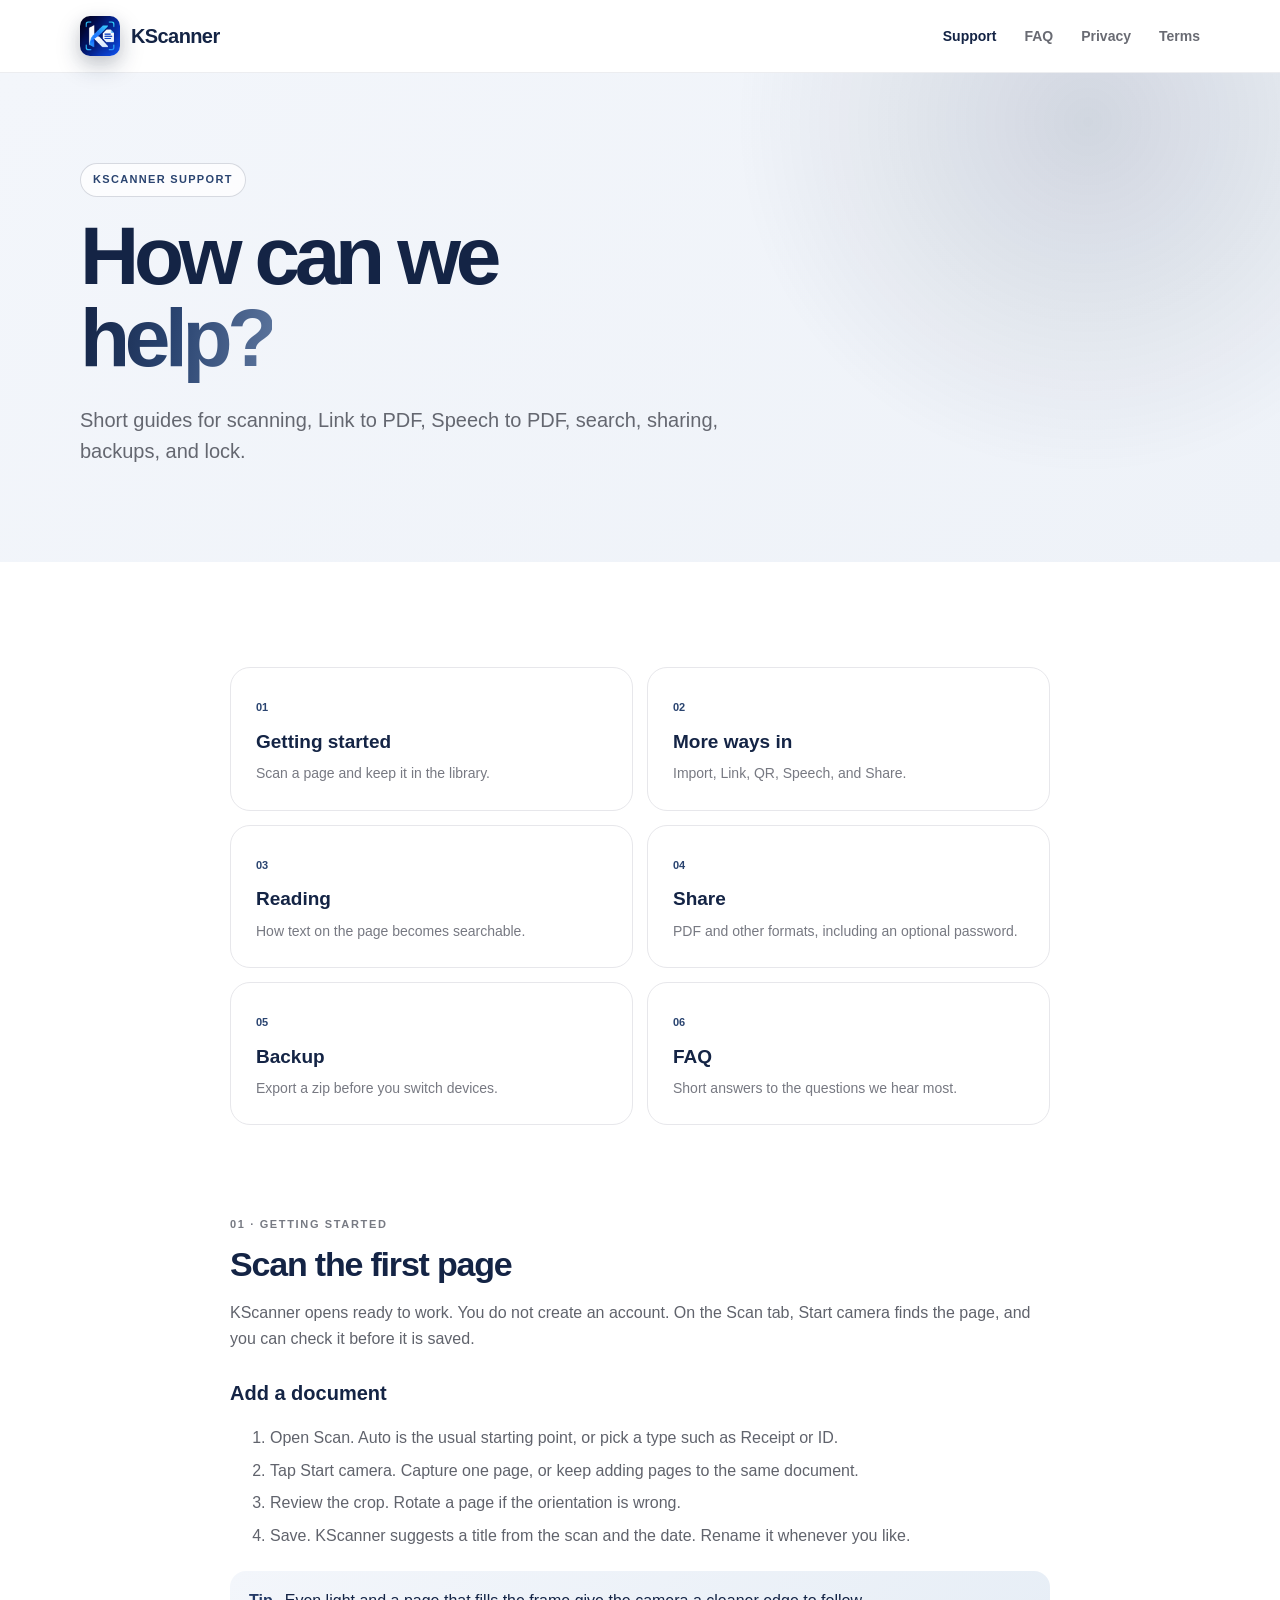
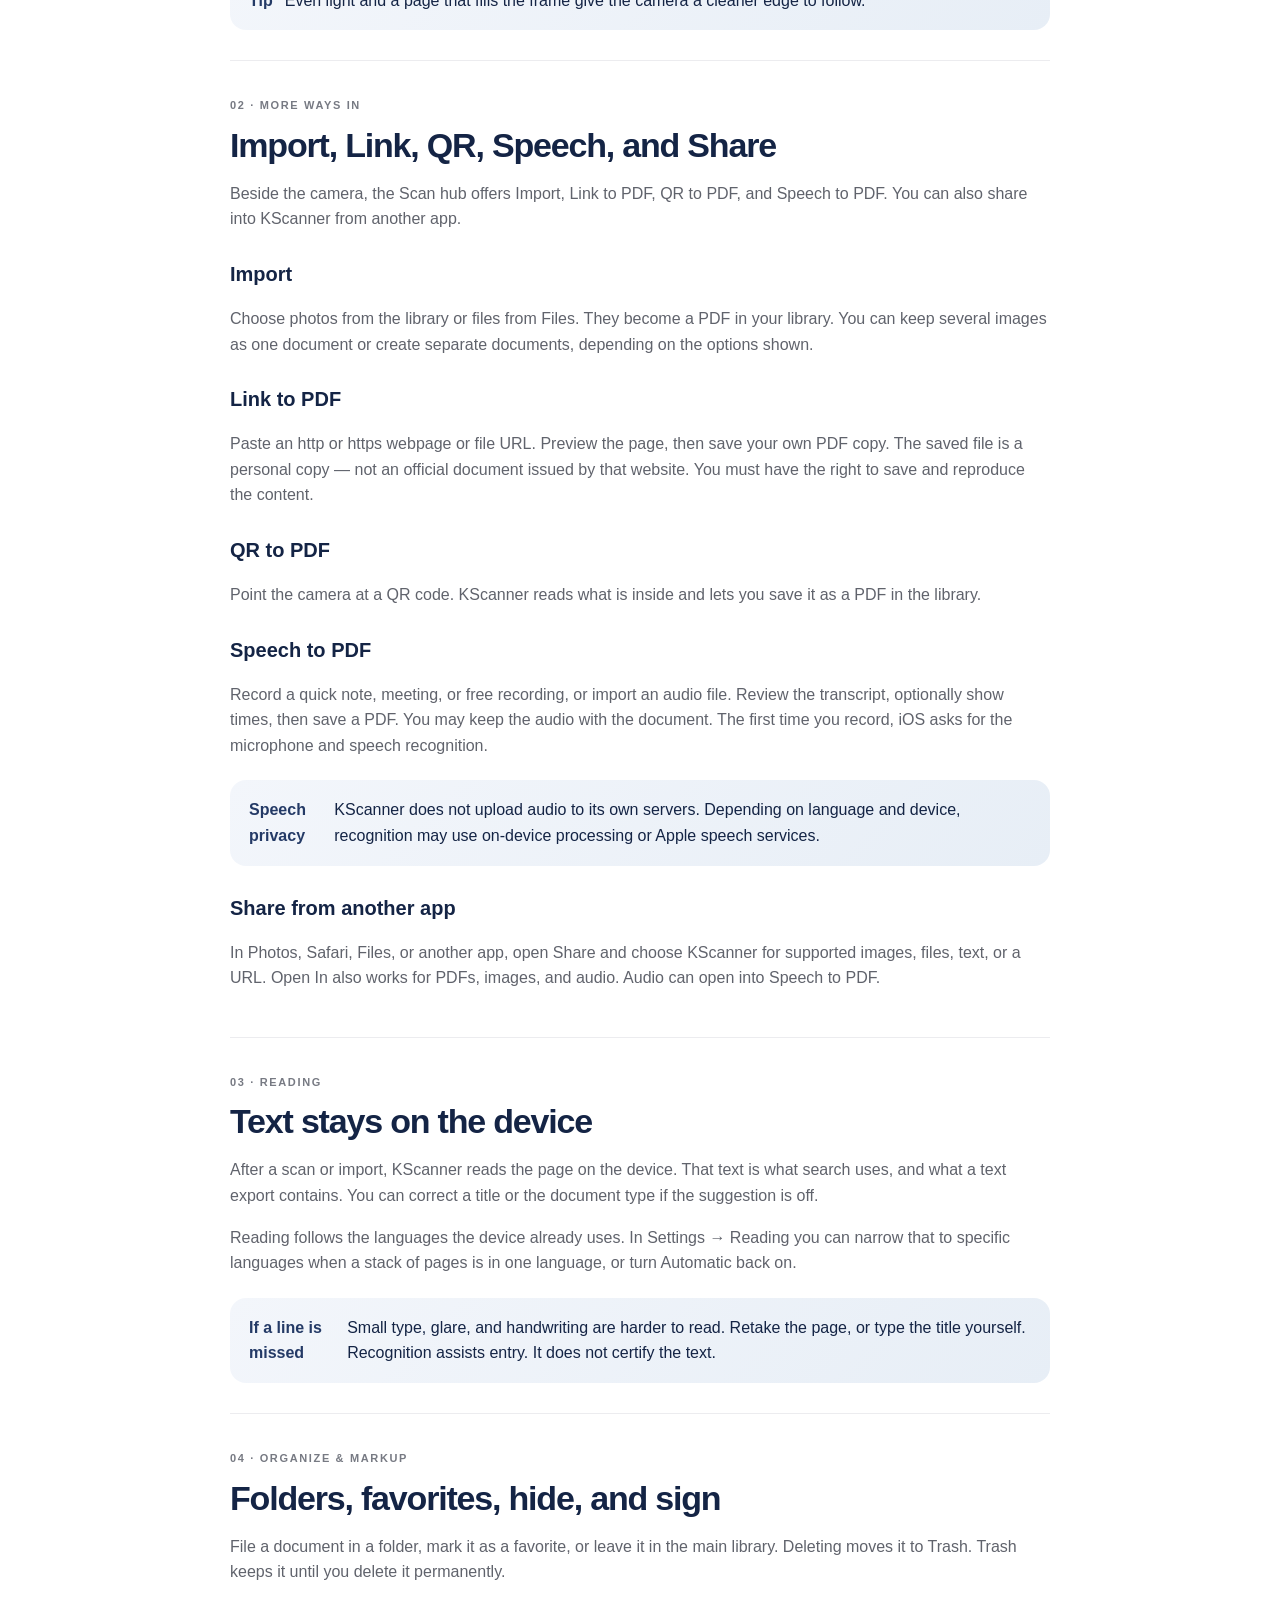
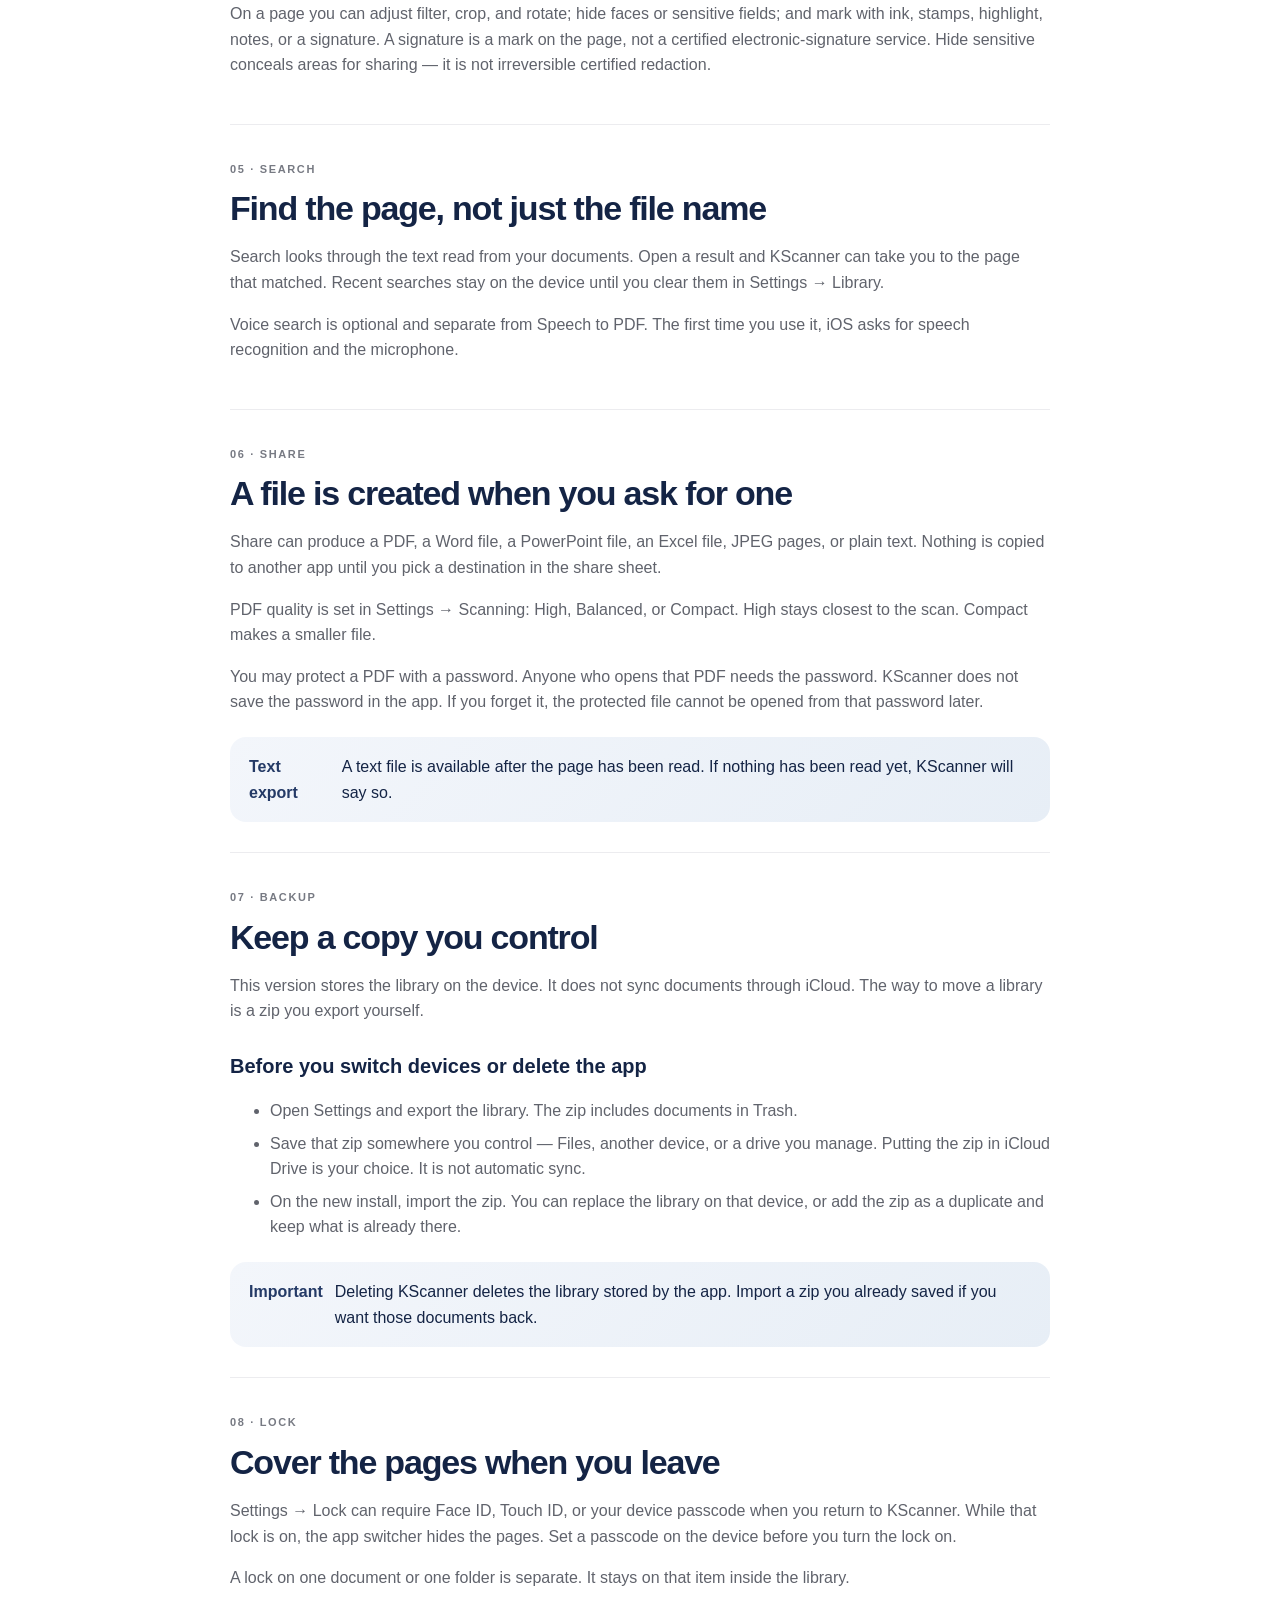
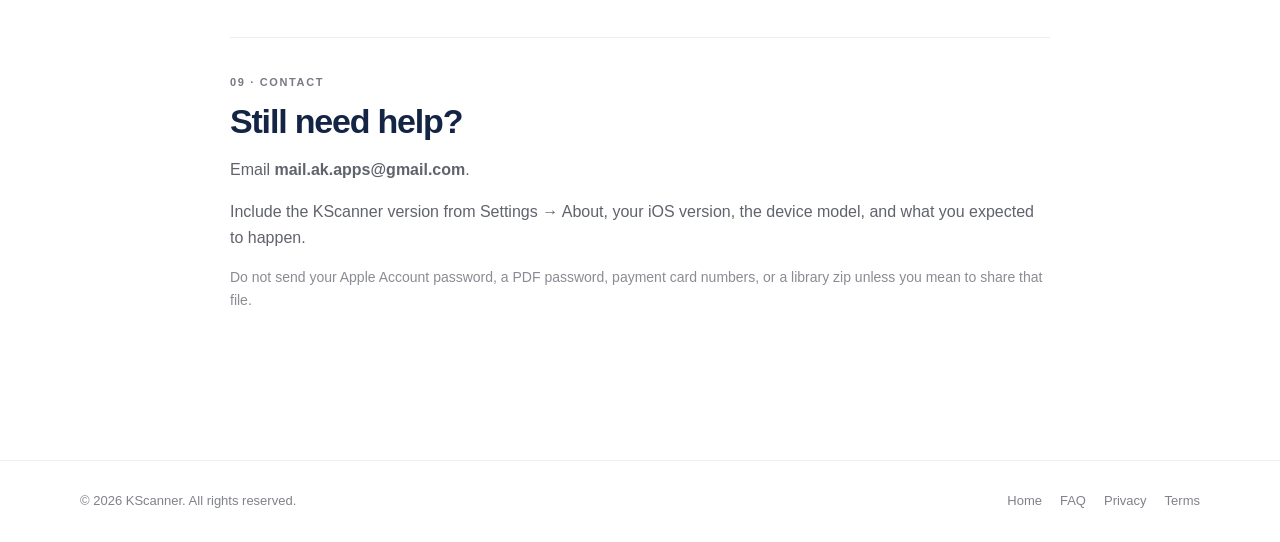
<file: support.html>
<!doctype html>
<html lang="en">
<head>
    <meta charset="utf-8">
    <meta name="viewport" content="width=device-width, initial-scale=1">
    <meta name="theme-color" content="#142445">
    <link rel="icon" href="images/kscanner-icon.png" type="image/png">
    <link rel="apple-touch-icon" href="images/kscanner-icon.png">
    <meta
        name="description"
        content="KScanner Support — help with scanning, Link to PDF, Speech to PDF, QR, sharing, library backup, and app lock."
    >
    <title>Support — KScanner</title>
    <link rel="stylesheet" href="styles.css">
</head>
<body>

<header>
    <div class="nav wrap">
        <a class="brand" href="index.html" aria-label="KScanner">
            <img class="brand-icon" src="images/kscanner-icon.png" width="40" height="40" alt="">
            <span aria-hidden="true">KScanner</span>
        </a>
        <nav aria-label="Main">
            <a class="active" href="support.html">Support</a>
            <a href="faq.html">FAQ</a>
            <a href="privacy.html">Privacy</a>
            <a href="terms.html">Terms</a>
        </nav>
    </div>
</header>

<main>

<section class="page-hero">
    <div class="wrap">
        <span class="pill">KSCANNER SUPPORT</span>
        <h1>
            How can we<br>
            <span class="gradient-text">help?</span>
        </h1>
        <p class="lead">
            Short guides for scanning, Link to PDF, Speech to PDF, search, sharing, backups, and lock.
        </p>
    </div>
</section>

<section class="section">
    <div class="wrap narrow">

        <div class="support-grid">
            <a class="support-card" href="#getting-started">
                <span>01</span>
                <h3>Getting started</h3>
                <p>Scan a page and keep it in the library.</p>
            </a>
            <a class="support-card" href="#capture">
                <span>02</span>
                <h3>More ways in</h3>
                <p>Import, Link, QR, Speech, and Share.</p>
            </a>
            <a class="support-card" href="#reading">
                <span>03</span>
                <h3>Reading</h3>
                <p>How text on the page becomes searchable.</p>
            </a>
            <a class="support-card" href="#share">
                <span>04</span>
                <h3>Share</h3>
                <p>PDF and other formats, including an optional password.</p>
            </a>
            <a class="support-card" href="#backup">
                <span>05</span>
                <h3>Backup</h3>
                <p>Export a zip before you switch devices.</p>
            </a>
            <a class="support-card" href="faq.html">
                <span>06</span>
                <h3>FAQ</h3>
                <p>Short answers to the questions we hear most.</p>
            </a>
        </div>

        <article id="getting-started" class="article">
            <span class="eyebrow">01 · GETTING STARTED</span>
            <h2>Scan the first page</h2>
            <p>
                KScanner opens ready to work. You do not create an account.
                On the Scan tab, Start camera finds the page, and you can check it before it is saved.
            </p>
            <h3>Add a document</h3>
            <ol>
                <li>Open Scan. Auto is the usual starting point, or pick a type such as Receipt or ID.</li>
                <li>Tap Start camera. Capture one page, or keep adding pages to the same document.</li>
                <li>Review the crop. Rotate a page if the orientation is wrong.</li>
                <li>Save. KScanner suggests a title from the scan and the date. Rename it whenever you like.</li>
            </ol>
            <div class="tip">
                <strong>Tip</strong>
                <span>Even light and a page that fills the frame give the camera a cleaner edge to follow.</span>
            </div>
        </article>

        <article id="capture" class="article">
            <span class="eyebrow">02 · MORE WAYS IN</span>
            <h2>Import, Link, QR, Speech, and Share</h2>
            <p>
                Beside the camera, the Scan hub offers Import, Link to PDF, QR to PDF, and Speech to PDF.
                You can also share into KScanner from another app.
            </p>

            <h3 id="import">Import</h3>
            <p>
                Choose photos from the library or files from Files. They become a PDF in your library.
                You can keep several images as one document or create separate documents, depending on the options shown.
            </p>

            <h3 id="link">Link to PDF</h3>
            <p>
                Paste an http or https webpage or file URL. Preview the page, then save your own PDF copy.
                The saved file is a personal copy — not an official document issued by that website.
                You must have the right to save and reproduce the content.
            </p>

            <h3 id="qr">QR to PDF</h3>
            <p>
                Point the camera at a QR code. KScanner reads what is inside and lets you save it as a PDF in the library.
            </p>

            <h3 id="speech">Speech to PDF</h3>
            <p>
                Record a quick note, meeting, or free recording, or import an audio file.
                Review the transcript, optionally show times, then save a PDF.
                You may keep the audio with the document. The first time you record, iOS asks for the microphone and speech recognition.
            </p>
            <div class="tip">
                <strong>Speech privacy</strong>
                <span>KScanner does not upload audio to its own servers. Depending on language and device, recognition may use on-device processing or Apple speech services.</span>
            </div>

            <h3>Share from another app</h3>
            <p>
                In Photos, Safari, Files, or another app, open Share and choose KScanner for supported images, files, text, or a URL.
                Open In also works for PDFs, images, and audio. Audio can open into Speech to PDF.
            </p>
        </article>

        <article id="reading" class="article">
            <span class="eyebrow">03 · READING</span>
            <h2>Text stays on the device</h2>
            <p>
                After a scan or import, KScanner reads the page on the device. That text is what search uses,
                and what a text export contains. You can correct a title or the document type if the suggestion is off.
            </p>
            <p>
                Reading follows the languages the device already uses. In Settings → Reading you can narrow that
                to specific languages when a stack of pages is in one language, or turn Automatic back on.
            </p>
            <div class="tip">
                <strong>If a line is missed</strong>
                <span>Small type, glare, and handwriting are harder to read. Retake the page, or type the title yourself. Recognition assists entry. It does not certify the text.</span>
            </div>
        </article>

        <article class="article">
            <span class="eyebrow">04 · ORGANIZE &amp; MARKUP</span>
            <h2>Folders, favorites, hide, and sign</h2>
            <p>
                File a document in a folder, mark it as a favorite, or leave it in the main library.
                Deleting moves it to Trash. Trash keeps it until you delete it permanently.
            </p>
            <p>
                On a page you can adjust filter, crop, and rotate; hide faces or sensitive fields; and mark with ink,
                stamps, highlight, notes, or a signature. A signature is a mark on the page, not a certified electronic-signature service.
                Hide sensitive conceals areas for sharing — it is not irreversible certified redaction.
            </p>
        </article>

        <article id="search" class="article">
            <span class="eyebrow">05 · SEARCH</span>
            <h2>Find the page, not just the file name</h2>
            <p>
                Search looks through the text read from your documents. Open a result and KScanner can take you
                to the page that matched. Recent searches stay on the device until you clear them in Settings → Library.
            </p>
            <p>
                Voice search is optional and separate from Speech to PDF. The first time you use it, iOS asks for speech recognition and the microphone.
            </p>
        </article>

        <article id="share" class="article">
            <span class="eyebrow">06 · SHARE</span>
            <h2>A file is created when you ask for one</h2>
            <p>
                Share can produce a PDF, a Word file, a PowerPoint file, an Excel file, JPEG pages, or plain text.
                Nothing is copied to another app until you pick a destination in the share sheet.
            </p>
            <p>
                PDF quality is set in Settings → Scanning: High, Balanced, or Compact.
                High stays closest to the scan. Compact makes a smaller file.
            </p>
            <p>
                You may protect a PDF with a password. Anyone who opens that PDF needs the password.
                KScanner does not save the password in the app. If you forget it, the protected file cannot be opened from that password later.
            </p>
            <div class="tip">
                <strong>Text export</strong>
                <span>A text file is available after the page has been read. If nothing has been read yet, KScanner will say so.</span>
            </div>
        </article>

        <article id="backup" class="article">
            <span class="eyebrow">07 · BACKUP</span>
            <h2>Keep a copy you control</h2>
            <p>
                This version stores the library on the device. It does not sync documents through iCloud.
                The way to move a library is a zip you export yourself.
            </p>
            <h3>Before you switch devices or delete the app</h3>
            <ul>
                <li>Open Settings and export the library. The zip includes documents in Trash.</li>
                <li>Save that zip somewhere you control — Files, another device, or a drive you manage. Putting the zip in iCloud Drive is your choice. It is not automatic sync.</li>
                <li>On the new install, import the zip. You can replace the library on that device, or add the zip as a duplicate and keep what is already there.</li>
            </ul>
            <div class="tip">
                <strong>Important</strong>
                <span>Deleting KScanner deletes the library stored by the app. Import a zip you already saved if you want those documents back.</span>
            </div>
        </article>

        <article class="article">
            <span class="eyebrow">08 · LOCK</span>
            <h2>Cover the pages when you leave</h2>
            <p>
                Settings → Lock can require Face ID, Touch ID, or your device passcode when you return to KScanner.
                While that lock is on, the app switcher hides the pages. Set a passcode on the device before you turn the lock on.
            </p>
            <p>
                A lock on one document or one folder is separate. It stays on that item inside the library.
            </p>
        </article>

        <article class="article">
            <span class="eyebrow">09 · CONTACT</span>
            <h2>Still need help?</h2>
            <p>
                Email
                <a class="text-link" href="mailto:mail.ak.apps@gmail.com">mail.ak.apps@gmail.com</a>.
            </p>
            <p>
                Include the KScanner version from Settings → About, your iOS version, the device model,
                and what you expected to happen.
            </p>
            <p class="muted">
                Do not send your Apple Account password, a PDF password, payment card numbers, or a library zip unless you mean to share that file.
            </p>
        </article>

    </div>
</section>

</main>

<footer>
    <div class="wrap footer">
        <span>© 2026 KScanner. All rights reserved.</span>
        <span>
            <a href="index.html">Home</a>
            <a href="faq.html">FAQ</a>
            <a href="privacy.html">Privacy</a>
            <a href="terms.html">Terms</a>
        </span>
    </div>
</footer>

</body>
</html>
</file>
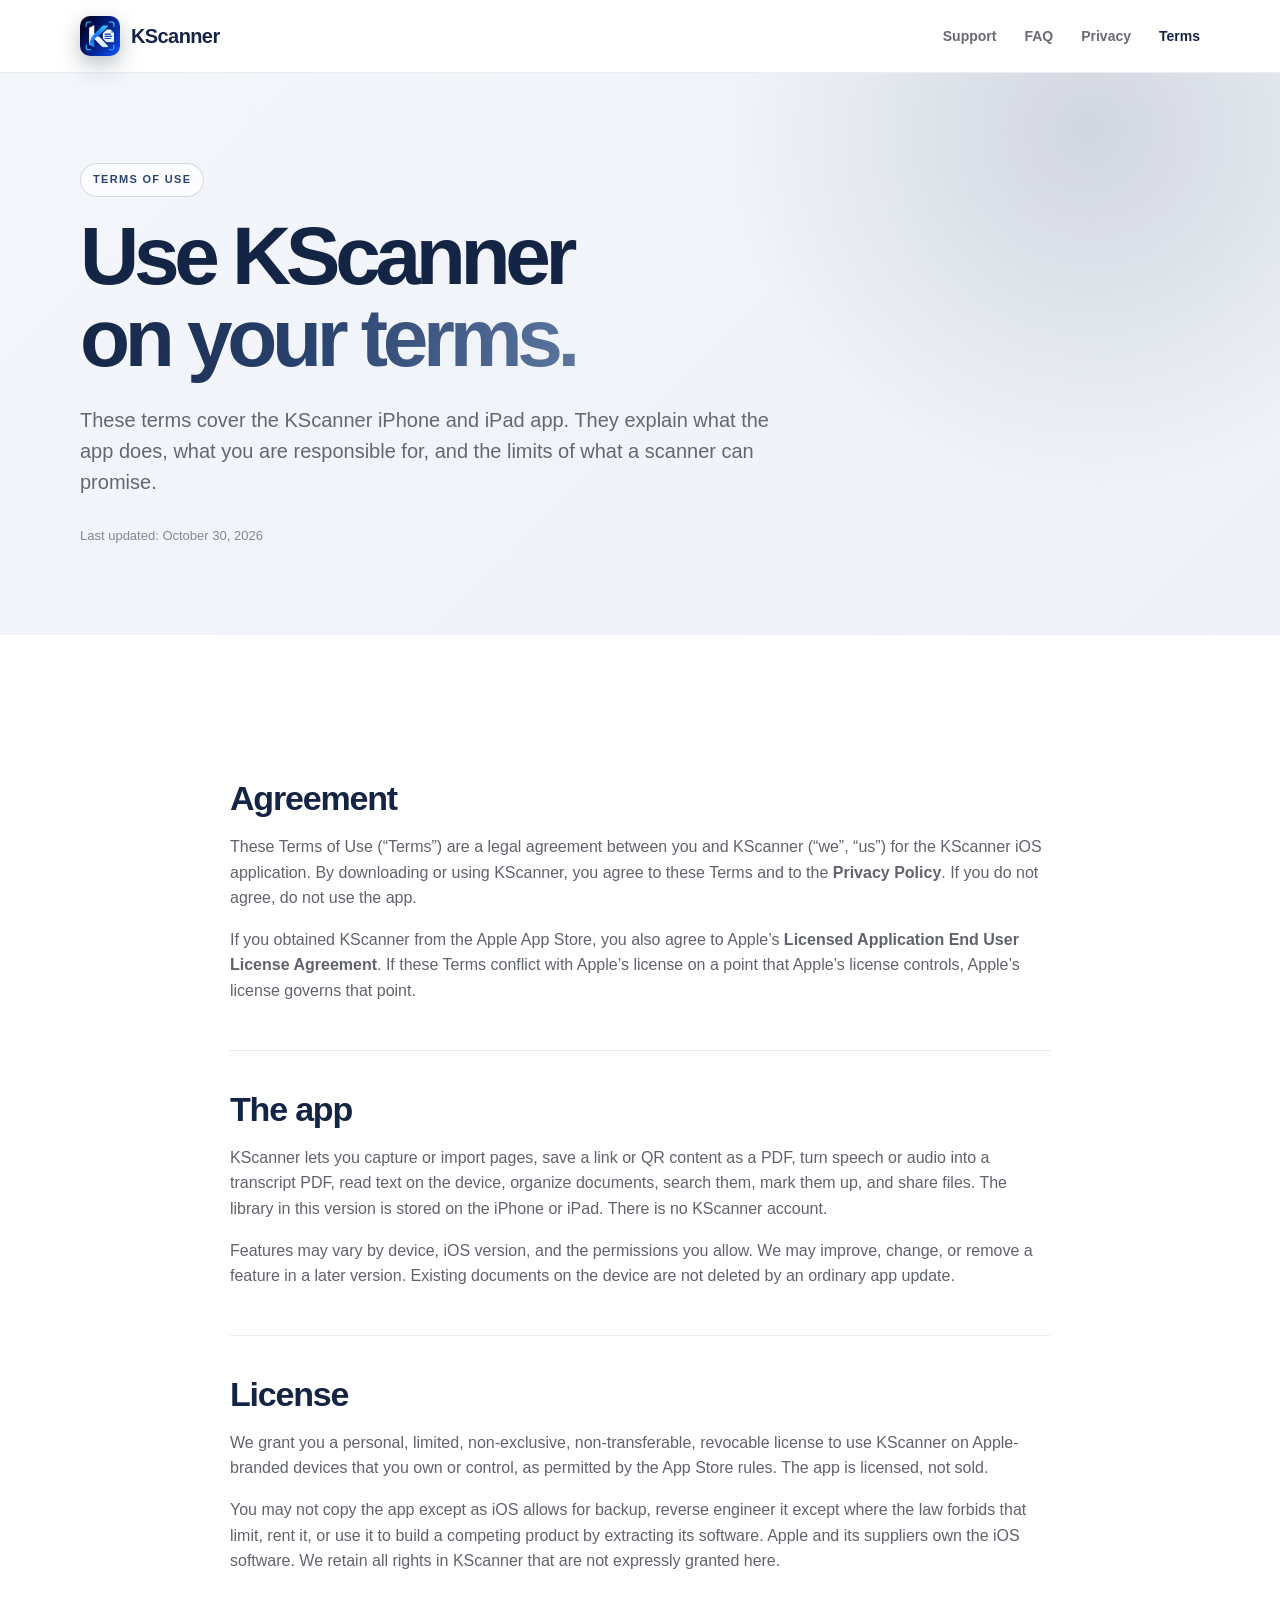
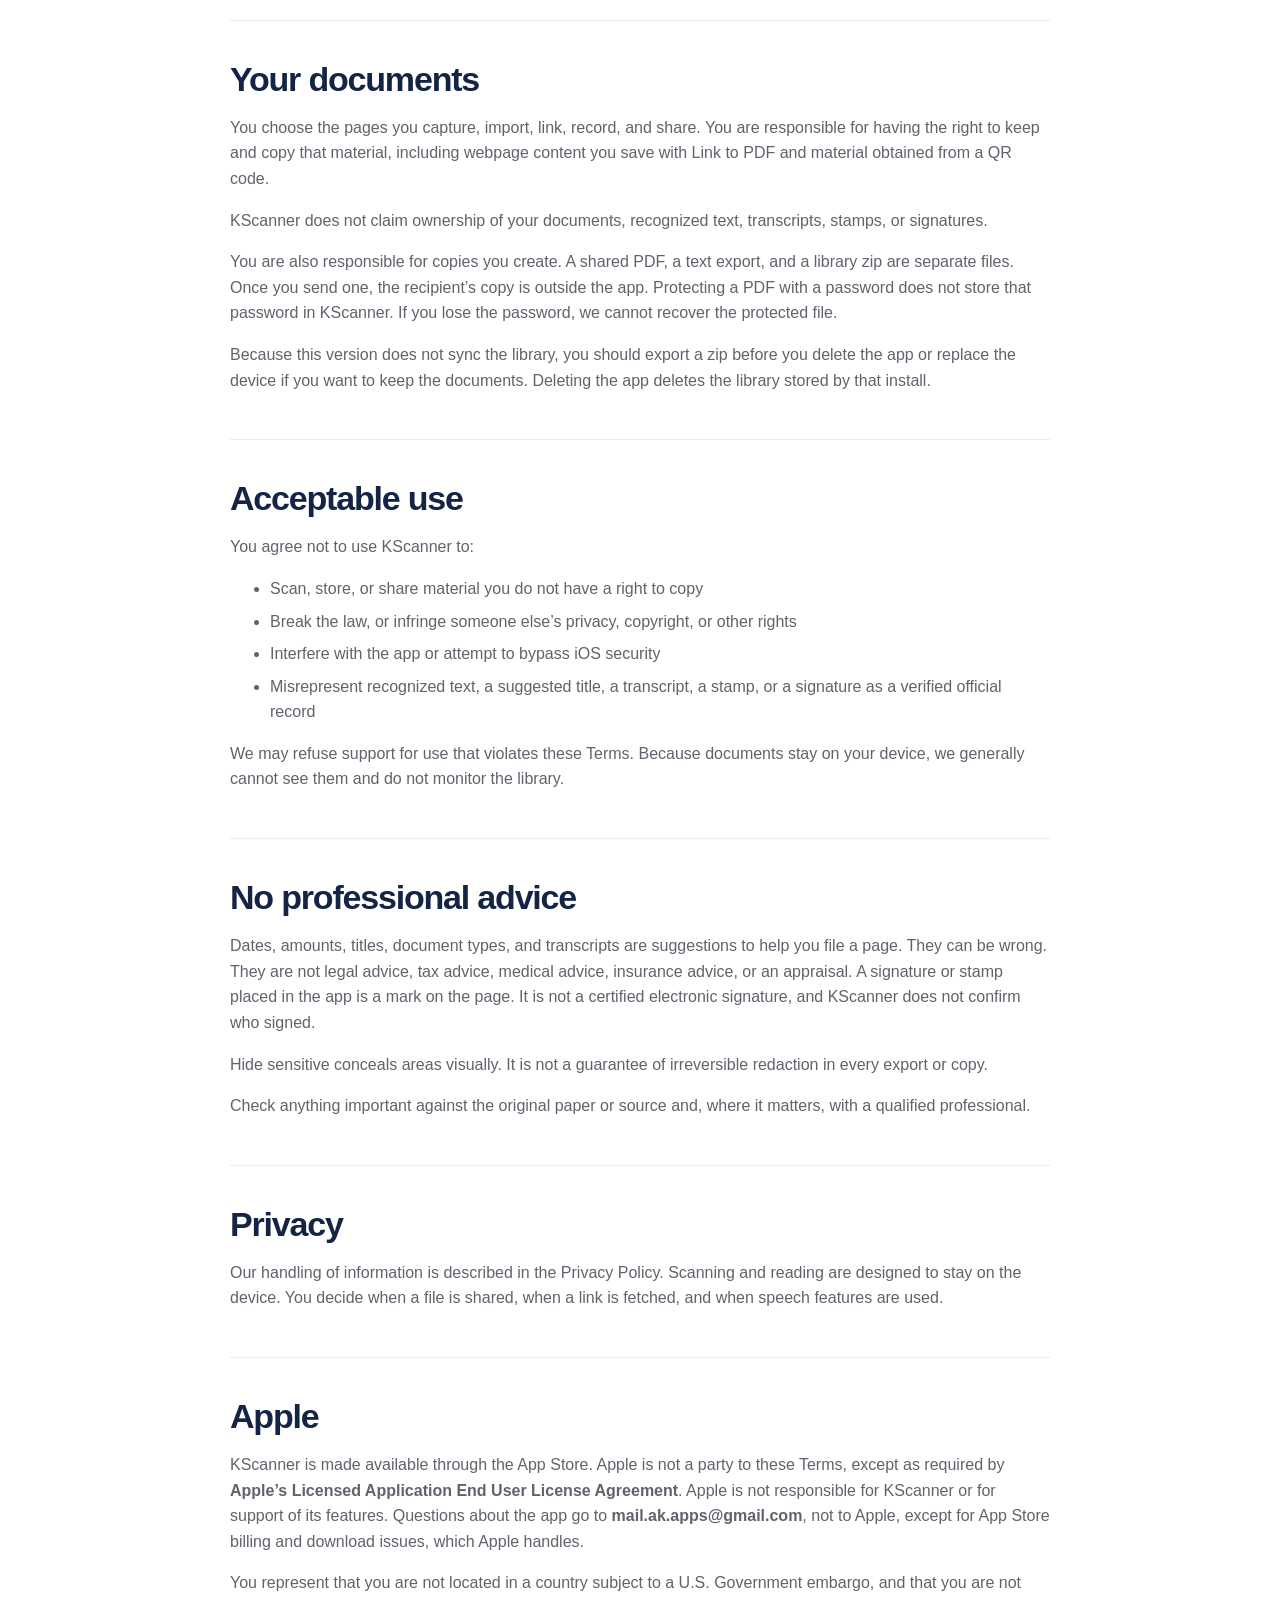
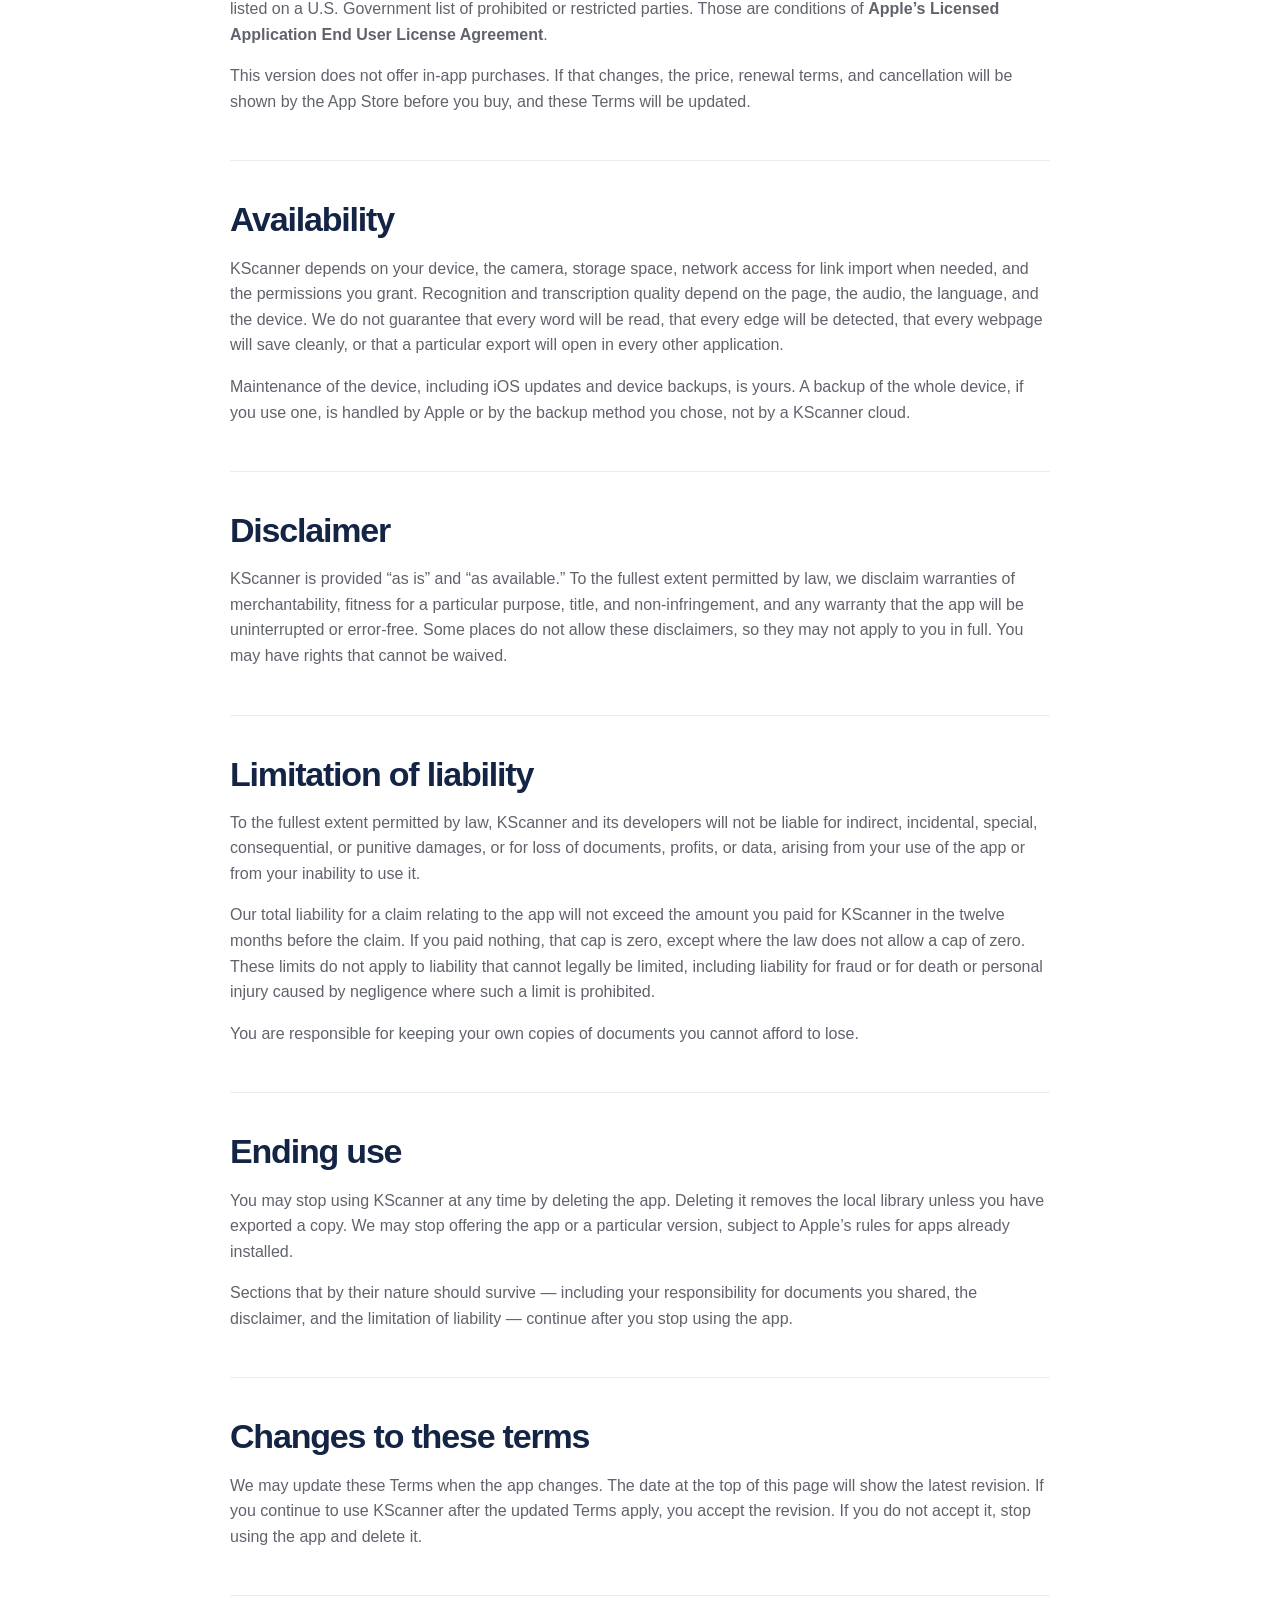
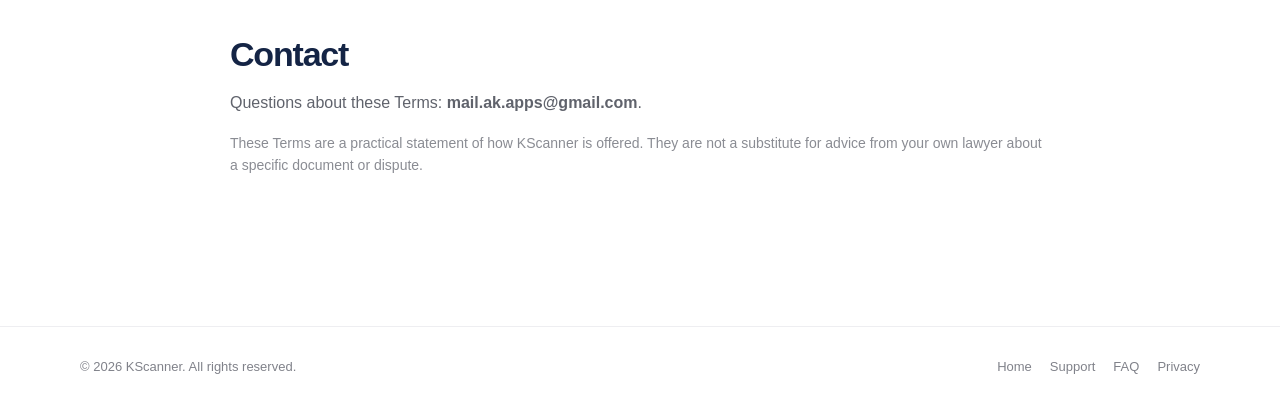
<file: terms.html>
<!doctype html>
<html lang="en">
<head>
    <meta charset="utf-8">
    <meta name="viewport" content="width=device-width, initial-scale=1">
    <meta name="theme-color" content="#142445">
    <link rel="icon" href="images/kscanner-icon.png" type="image/png">
    <link rel="apple-touch-icon" href="images/kscanner-icon.png">
    <meta
        name="description"
        content="Terms of Use for KScanner, a document scanner for iPhone and iPad. Your scans stay on the device. The app is provided as is."
    >
    <title>Terms of Use — KScanner</title>
    <link rel="stylesheet" href="styles.css">
</head>
<body>

<header>
    <div class="nav wrap">
        <a class="brand" href="index.html" aria-label="KScanner">
            <img class="brand-icon" src="images/kscanner-icon.png" width="40" height="40" alt="">
            <span aria-hidden="true">KScanner</span>
        </a>
        <nav aria-label="Main">
            <a href="support.html">Support</a>
            <a href="faq.html">FAQ</a>
            <a href="privacy.html">Privacy</a>
            <a class="active" href="terms.html">Terms</a>
        </nav>
    </div>
</header>

<main>

<section class="page-hero">
    <div class="wrap">
        <span class="pill">TERMS OF USE</span>
        <h1>
            Use KScanner<br>
            <span class="gradient-text">on your terms.</span>
        </h1>
        <p class="lead">
            These terms cover the KScanner iPhone and iPad app. They explain what the app does, what you are responsible for,
            and the limits of what a scanner can promise.
        </p>
        <p class="updated">Last updated: October 30, 2026</p>
    </div>
</section>

<section class="section">
    <div class="wrap narrow">

        <article class="article">
            <h2>Agreement</h2>
            <p>
                These Terms of Use (“Terms”) are a legal agreement between you and KScanner (“we”, “us”)
                for the KScanner iOS application. By downloading or using KScanner, you agree to these Terms
                and to the <a class="text-link" href="privacy.html">Privacy Policy</a>.
                If you do not agree, do not use the app.
            </p>
            <p>
                If you obtained KScanner from the Apple App Store, you also agree to Apple’s
                <a class="text-link" href="https://www.apple.com/legal/internet-services/itunes/dev/stdeula/">Licensed Application End User License Agreement</a>.
                If these Terms conflict with Apple’s license on a point that Apple’s license controls, Apple’s license governs that point.
            </p>
        </article>

        <article class="article">
            <h2>The app</h2>
            <p>
                KScanner lets you capture or import pages, save a link or QR content as a PDF, turn speech or audio into a transcript PDF,
                read text on the device, organize documents, search them, mark them up, and share files.
                The library in this version is stored on the iPhone or iPad. There is no KScanner account.
            </p>
            <p>
                Features may vary by device, iOS version, and the permissions you allow.
                We may improve, change, or remove a feature in a later version. Existing documents on the device
                are not deleted by an ordinary app update.
            </p>
        </article>

        <article class="article">
            <h2>License</h2>
            <p>
                We grant you a personal, limited, non-exclusive, non-transferable, revocable license to use KScanner
                on Apple-branded devices that you own or control, as permitted by the App Store rules.
                The app is licensed, not sold.
            </p>
            <p>
                You may not copy the app except as iOS allows for backup, reverse engineer it except where the law forbids that limit,
                rent it, or use it to build a competing product by extracting its software.
                Apple and its suppliers own the iOS software. We retain all rights in KScanner that are not expressly granted here.
            </p>
        </article>

        <article class="article">
            <h2>Your documents</h2>
            <p>
                You choose the pages you capture, import, link, record, and share. You are responsible for having the right to keep and copy that material,
                including webpage content you save with Link to PDF and material obtained from a QR code.
            </p>
            <p>
                KScanner does not claim ownership of your documents, recognized text, transcripts, stamps, or signatures.
            </p>
            <p>
                You are also responsible for copies you create. A shared PDF, a text export, and a library zip are separate files.
                Once you send one, the recipient’s copy is outside the app. Protecting a PDF with a password does not store that password in KScanner.
                If you lose the password, we cannot recover the protected file.
            </p>
            <p>
                Because this version does not sync the library, you should export a zip before you delete the app or replace the device
                if you want to keep the documents. Deleting the app deletes the library stored by that install.
            </p>
        </article>

        <article class="article">
            <h2>Acceptable use</h2>
            <p>You agree not to use KScanner to:</p>
            <ul>
                <li>Scan, store, or share material you do not have a right to copy</li>
                <li>Break the law, or infringe someone else’s privacy, copyright, or other rights</li>
                <li>Interfere with the app or attempt to bypass iOS security</li>
                <li>Misrepresent recognized text, a suggested title, a transcript, a stamp, or a signature as a verified official record</li>
            </ul>
            <p>
                We may refuse support for use that violates these Terms. Because documents stay on your device,
                we generally cannot see them and do not monitor the library.
            </p>
        </article>

        <article class="article">
            <h2>No professional advice</h2>
            <p>
                Dates, amounts, titles, document types, and transcripts are suggestions to help you file a page.
                They can be wrong. They are not legal advice, tax advice, medical advice, insurance advice, or an appraisal.
                A signature or stamp placed in the app is a mark on the page. It is not a certified electronic signature,
                and KScanner does not confirm who signed.
            </p>
            <p>
                Hide sensitive conceals areas visually. It is not a guarantee of irreversible redaction in every export or copy.
            </p>
            <p>
                Check anything important against the original paper or source and, where it matters, with a qualified professional.
            </p>
        </article>

        <article class="article">
            <h2>Privacy</h2>
            <p>
                Our handling of information is described in the Privacy Policy.
                Scanning and reading are designed to stay on the device. You decide when a file is shared,
                when a link is fetched, and when speech features are used.
            </p>
        </article>

        <article class="article">
            <h2>Apple</h2>
            <p>
                KScanner is made available through the App Store. Apple is not a party to these Terms,
                except as required by
                <a class="text-link" href="https://www.apple.com/legal/internet-services/itunes/dev/stdeula/">Apple’s Licensed Application End User License Agreement</a>.
                Apple is not responsible for KScanner or for support of its features.
                Questions about the app go to
                <a class="text-link" href="mailto:mail.ak.apps@gmail.com">mail.ak.apps@gmail.com</a>,
                not to Apple, except for App Store billing and download issues, which Apple handles.
            </p>
            <p>
                You represent that you are not located in a country subject to a U.S. Government embargo,
                and that you are not listed on a U.S. Government list of prohibited or restricted parties.
                Those are conditions of
                <a class="text-link" href="https://www.apple.com/legal/internet-services/itunes/dev/stdeula/">Apple’s Licensed Application End User License Agreement</a>.
            </p>
            <p>
                This version does not offer in-app purchases. If that changes, the price, renewal terms, and cancellation
                will be shown by the App Store before you buy, and these Terms will be updated.
            </p>
        </article>

        <article class="article">
            <h2>Availability</h2>
            <p>
                KScanner depends on your device, the camera, storage space, network access for link import when needed,
                and the permissions you grant.
                Recognition and transcription quality depend on the page, the audio, the language, and the device.
                We do not guarantee that every word will be read, that every edge will be detected,
                that every webpage will save cleanly, or that a particular export will open in every other application.
            </p>
            <p>
                Maintenance of the device, including iOS updates and device backups, is yours.
                A backup of the whole device, if you use one, is handled by Apple or by the backup method you chose,
                not by a KScanner cloud.
            </p>
        </article>

        <article class="article">
            <h2>Disclaimer</h2>
            <p>
                KScanner is provided “as is” and “as available.” To the fullest extent permitted by law,
                we disclaim warranties of merchantability, fitness for a particular purpose, title, and non-infringement,
                and any warranty that the app will be uninterrupted or error-free.
                Some places do not allow these disclaimers, so they may not apply to you in full.
                You may have rights that cannot be waived.
            </p>
        </article>

        <article class="article">
            <h2>Limitation of liability</h2>
            <p>
                To the fullest extent permitted by law, KScanner and its developers will not be liable for indirect,
                incidental, special, consequential, or punitive damages, or for loss of documents, profits, or data,
                arising from your use of the app or from your inability to use it.
            </p>
            <p>
                Our total liability for a claim relating to the app will not exceed the amount you paid for KScanner
                in the twelve months before the claim. If you paid nothing, that cap is zero, except where the law does not allow a cap of zero.
                These limits do not apply to liability that cannot legally be limited, including liability for fraud
                or for death or personal injury caused by negligence where such a limit is prohibited.
            </p>
            <p>
                You are responsible for keeping your own copies of documents you cannot afford to lose.
            </p>
        </article>

        <article class="article">
            <h2>Ending use</h2>
            <p>
                You may stop using KScanner at any time by deleting the app. Deleting it removes the local library
                unless you have exported a copy. We may stop offering the app or a particular version,
                subject to Apple’s rules for apps already installed.
            </p>
            <p>
                Sections that by their nature should survive — including your responsibility for documents you shared,
                the disclaimer, and the limitation of liability — continue after you stop using the app.
            </p>
        </article>

        <article class="article">
            <h2>Changes to these terms</h2>
            <p>
                We may update these Terms when the app changes. The date at the top of this page will show the latest revision.
                If you continue to use KScanner after the updated Terms apply, you accept the revision.
                If you do not accept it, stop using the app and delete it.
            </p>
        </article>

        <article class="article">
            <h2>Contact</h2>
            <p>
                Questions about these Terms:
                <a class="text-link" href="mailto:mail.ak.apps@gmail.com">mail.ak.apps@gmail.com</a>.
            </p>
            <p class="muted">
                These Terms are a practical statement of how KScanner is offered. They are not a substitute for advice from your own lawyer
                about a specific document or dispute.
            </p>
        </article>

    </div>
</section>

</main>

<footer>
    <div class="wrap footer">
        <span>© 2026 KScanner. All rights reserved.</span>
        <span>
            <a href="index.html">Home</a>
            <a href="support.html">Support</a>
            <a href="faq.html">FAQ</a>
            <a href="privacy.html">Privacy</a>
        </span>
    </div>
</footer>

</body>
</html>
</file>
<file: styles.css>
* {
    box-sizing: border-box;
}

html {
    scroll-behavior: smooth;
}

body {
    margin: 0;
    font-family: -apple-system, BlinkMacSystemFont, "SF Pro Display",
        "SF Pro Text", Inter, Arial, sans-serif;
    color: #142445;
    background: #ffffff;
    line-height: 1.6;
}

a {
    color: inherit;
}

.wrap {
    width: min(1120px, calc(100% - 40px));
    margin: 0 auto;
}

.narrow {
    width: min(820px, calc(100% - 40px));
}

header {
    position: sticky;
    top: 0;
    z-index: 100;
    background: rgba(255, 255, 255, 0.78);
    backdrop-filter: blur(24px);
    -webkit-backdrop-filter: blur(24px);
    border-bottom: 1px solid rgba(20, 36, 69, 0.08);
}

.nav {
    height: 72px;
    display: flex;
    align-items: center;
    justify-content: space-between;
}

.brand {
    display: flex;
    align-items: center;
    gap: 11px;
    text-decoration: none;
    font-size: 20px;
    font-weight: 800;
    letter-spacing: -0.03em;
}

.brand-icon {
    width: 40px;
    height: 40px;
    display: block;
    border-radius: 10px;
    object-fit: cover;
    box-shadow:
        0 5px 15px rgba(0, 0, 0, 0.08),
        0 10px 25px rgba(20, 36, 69, 0.22);
}

nav {
    display: flex;
    gap: 28px;
}

nav a {
    text-decoration: none;
    color: #696b73;
    font-size: 14px;
    font-weight: 650;
    transition: color 0.2s ease;
}

nav a:hover,
nav a.active {
    color: #142445;
}

.app-store-bar {
    display: flex;
    justify-content: center;
    align-items: center;
    padding: 16px 20px;
    background: #f3f6fb;
}

.app-store-link {
    display: inline-flex;
    line-height: 0;
    text-decoration: none;
    transition: transform 0.2s ease;
}

.app-store-link:hover {
    transform: translateY(-2px);
}

.app-store-badge {
    display: block;
    height: 44px;
    width: auto;
}

/* HERO */

.hero {
    position: relative;
    overflow: hidden;
    padding: 115px 0 125px;
    background:
        radial-gradient(circle at 80% 10%, rgba(20, 36, 69, 0.16), transparent 28%),
        radial-gradient(circle at 10% 80%, rgba(42, 68, 112, 0.12), transparent 25%),
        linear-gradient(180deg, #f3f6fb 0%, #ffffff 85%);
}

.hero-grid {
    display: grid;
    grid-template-columns: 1.05fr 0.95fr;
    gap: 70px;
    align-items: center;
}

.hero h1,
.page-hero h1 {
    font-size: clamp(48px, 7vw, 82px);
    line-height: 1.01;
    letter-spacing: -0.065em;
    margin: 18px 0 25px;
    font-weight: 850;
}

.gradient-text {
    background: linear-gradient(
        100deg,
        #142445,
        #2a4470 48%,
        #5d769e
    );
    -webkit-background-clip: text;
    background-clip: text;
    color: transparent;
}

.lead {
    font-size: 20px;
    line-height: 1.55;
    color: #646770;
    max-width: 690px;
}

.pill {
    display: inline-flex;
    padding: 7px 12px;
    border: 1px solid rgba(20, 36, 69, 0.16);
    border-radius: 999px;
    background: rgba(255, 255, 255, 0.72);
    font-size: 11px;
    font-weight: 800;
    letter-spacing: 0.12em;
    color: #2a4470;
}

.actions {
    display: flex;
    gap: 12px;
    margin-top: 35px;
}

.button {
    display: inline-flex;
    align-items: center;
    gap: 10px;
    padding: 13px 21px;
    border-radius: 999px;
    background: #142445;
    color: white;
    text-decoration: none;
    font-size: 15px;
    font-weight: 700;
    box-shadow: 0 12px 30px rgba(0, 0, 0, 0.13);
    transition:
        transform 0.2s ease,
        box-shadow 0.2s ease;
}

.button:hover {
    transform: translateY(-3px);
    box-shadow: 0 18px 38px rgba(0, 0, 0, 0.17);
}

.button.ghost {
    background: rgba(255, 255, 255, 0.8);
    color: #142445;
    border: 1px solid #e7e7eb;
    box-shadow: none;
}

/* HERO VISUAL */

.hero-card {
    min-height: 430px;
    border-radius: 38px;
    position: relative;
    overflow: hidden;
    background:
        radial-gradient(
            circle at 50% 35%,
            rgba(255, 255, 255, 0.95),
            transparent 30%
        ),
        linear-gradient(
            145deg,
            #e4ebf6,
            #eef2f8 52%,
            #e7eef6
        );
    border: 1px solid rgba(255, 255, 255, 0.9);
    box-shadow: 0 30px 80px rgba(20, 36, 69, 0.14);
}

.orb {
    position: absolute;
    width: 340px;
    height: 340px;
    border-radius: 50%;
    background:
        radial-gradient(
            circle at 35% 30%,
            white,
            rgba(42, 68, 112, 0.48) 30%,
            rgba(20, 36, 69, 0.18) 68%,
            transparent 70%
        );
    top: 35px;
    left: 50%;
    transform: translateX(-50%);
}

.mini-window {
    position: absolute;
    width: 74%;
    left: 13%;
    top: 72px;
    padding: 18px;
    border-radius: 24px;
    background: rgba(255, 255, 255, 0.82);
    backdrop-filter: blur(20px);
    border: 1px solid rgba(255, 255, 255, 0.9);
    box-shadow: 0 25px 55px rgba(20, 36, 69, 0.16);
}

.window-top {
    display: flex;
    gap: 6px;
}

.window-top span {
    width: 7px;
    height: 7px;
    border-radius: 50%;
    background: #c6c7cf;
}

.mock-title {
    font-weight: 760;
    font-size: 17px;
    margin-top: 22px;
}

.mock-stats {
    margin: 18px 0;
    padding: 16px;
    border-radius: 16px;
    background: linear-gradient(135deg, #e7eef6, #fff);
}

.mock-stats b {
    display: block;
    font-size: 30px;
    letter-spacing: -0.04em;
}

.mock-stats span {
    font-size: 12px;
    color: #777;
}

.mock-row {
    display: flex;
    align-items: center;
    gap: 10px;
    padding: 12px 4px;
    border-bottom: 1px solid #eee;
}

.mock-row:last-child {
    border: 0;
}

.mock-row i {
    font-style: normal;
    width: 28px;
    height: 28px;
    border-radius: 9px;
    display: grid;
    place-items: center;
    background: #e7eef6;
    color: #2a4470;
}

.mock-row span {
    font-size: 13px;
    flex: 1;
}

.mock-row strong {
    font-size: 13px;
}

/* SECTIONS */

.section {
    padding: 105px 0;
}

.section-title {
    max-width: 720px;
    margin-bottom: 42px;
}

.eyebrow {
    font-size: 11px;
    letter-spacing: 0.15em;
    font-weight: 850;
    color: #777a83;
}

.section h2,
.privacy-band h2,
.final-cta h2 {
    font-size: clamp(32px, 4.2vw, 52px);
    line-height: 1.08;
    letter-spacing: -0.045em;
    margin: 9px 0;
}

/* FEATURE CARDS */

.cards {
    display: grid;
    grid-template-columns: repeat(3, 1fr);
    gap: 17px;
}

.cards article {
    border: 1px solid #e9e9ed;
    border-radius: 24px;
    padding: 28px;
    background: linear-gradient(180deg, #ffffff, #fbfbfc);
    transition:
        transform 0.2s ease,
        box-shadow 0.2s ease;
}

.cards article:hover {
    transform: translateY(-5px);
    box-shadow: 0 20px 50px rgba(30, 30, 60, 0.08);
}

.card-icon {
    display: grid;
    place-items: center;
    width: 46px;
    height: 46px;
    border-radius: 14px;
    margin-bottom: 24px;
    font-size: 22px;
}

.blue {
    background: #e4ebf6;
    color: #1c335c;
}

.purple {
    background: #e7eef8;
    color: #2a4470;
}

.orange {
    background: #eef2f8;
    color: #3d5680;
}

.green {
    background: #e6edf6;
    color: #243a66;
}

.pink {
    background: #e9eef6;
    color: #314e7a;
}

.cyan {
    background: #e3eaf5;
    color: #1a3054;
}

.cards h3 {
    margin: 0 0 7px;
    font-size: 20px;
}

.cards p {
    margin: 0;
    color: #70727a;
    font-size: 15px;
}

/* PRIVACY BAND */

.privacy-band {
    padding: 95px 0;
    color: white;
    background:
        radial-gradient(
            circle at 85% 10%,
            rgba(93, 118, 158, 0.28),
            transparent 28%
        ),
        linear-gradient(
            120deg,
            #142445,
            #1c3058 48%,
            #243864
        );
}

.split {
    display: grid;
    grid-template-columns: 1fr 1fr;
    gap: 70px;
    align-items: center;
}

.privacy-band .pill {
    background: rgba(255, 255, 255, 0.08);
    border-color: rgba(255, 255, 255, 0.16);
    color: #d5deec;
}

.privacy-band p {
    color: #c9d4e6;
    font-size: 18px;
}

.text-link {
    font-weight: 750;
    text-decoration: none;
}

.text-link:hover {
    text-decoration: underline;
}

/* CTA */

.final-cta {
    text-align: center;
}

.final-cta p {
    color: #6c6f77;
    font-size: 18px;
    margin: 10px auto 28px;
}

/* INNER PAGE */

.page-hero {
    padding: 90px 0 75px;
    background:
        radial-gradient(
            circle at 85% 10%,
            rgba(20, 36, 69, 0.14),
            transparent 30%
        ),
        linear-gradient(
            135deg,
            #f3f6fb,
            #eef2f8
        );
}

.updated {
    color: #858791;
    font-size: 13px;
    margin-top: 28px;
}

/* SUPPORT */

.support-grid {
    display: grid;
    grid-template-columns: 1fr 1fr;
    gap: 14px;
    margin-bottom: 55px;
}

.support-card {
    padding: 25px;
    border: 1px solid #e7e7eb;
    border-radius: 20px;
    text-decoration: none;
    background: white;
    transition: 0.2s ease;
}

.support-card:hover {
    transform: translateY(-4px);
    box-shadow: 0 16px 38px rgba(30, 30, 60, 0.08);
}

.support-card span {
    font-size: 11px;
    font-weight: 800;
    color: #2a4470;
}

.support-card h3 {
    margin: 8px 0 5px;
    font-size: 19px;
}

.support-card p {
    margin: 0;
    color: #777982;
    font-size: 14px;
}

/* ARTICLE */

.article {
    padding: 30px 0;
}

.article + .article {
    border-top: 1px solid #ececef;
}

.article h2 {
    font-size: 34px;
    line-height: 1.15;
    letter-spacing: -0.035em;
    margin: 9px 0 12px;
}

.article h3 {
    font-size: 20px;
    margin: 26px 0 8px;
}

.article p,
.article li {
    color: #60636c;
}

.article li {
    margin: 7px 0;
}

.tip,
.notice {
    display: flex;
    gap: 12px;
    padding: 17px 19px;
    border-radius: 16px;
    background: linear-gradient(
        135deg,
        #f3f6fb,
        #e7eef6
    );
    margin-top: 22px;
}

.tip strong {
    color: #243a66;
}

.muted {
    color: #8a8c93 !important;
    font-size: 14px;
}

/* FAQ */

.faq-list details {
    border-bottom: 1px solid #e7e7ea;
    padding: 23px 0;
}

.faq-list details:first-child {
    border-top: 1px solid #e7e7ea;
}

.faq-list summary {
    list-style: none;
    cursor: pointer;
    font-size: 18px;
    font-weight: 720;
    display: flex;
    justify-content: space-between;
    gap: 20px;
}

.faq-list summary::-webkit-details-marker {
    display: none;
}

.faq-list summary::after {
    content: "+";
    font-weight: 400;
    color: #777;
}

.faq-list details[open] summary::after {
    content: "−";
}

.faq-list p {
    color: #666971;
    max-width: 730px;
}

/* INSURANCE FEATURE */

.workflow {
    display: grid;
    grid-template-columns: repeat(6, minmax(0, 1fr));
    gap: 12px;
    margin-top: 46px;
}

.workflow a {
    display: flex;
    flex-direction: column;
    gap: 7px;
    min-height: 92px;
    padding: 16px 14px;
    border-radius: 18px;
    background: rgba(255, 255, 255, 0.78);
    border: 1px solid rgba(20, 36, 69, 0.14);
    text-decoration: none;
    transition:
        transform 0.2s ease,
        box-shadow 0.2s ease;
}

.workflow a:hover {
    transform: translateY(-4px);
    box-shadow: 0 16px 38px rgba(30, 30, 60, 0.08);
}

.workflow b {
    font-size: 11px;
    letter-spacing: 0.14em;
    font-weight: 850;
    color: #2a4470;
}

.workflow span {
    font-size: 14px;
    font-weight: 750;
    letter-spacing: -0.02em;
    color: #142445;
}

.feature-block {
    padding: 88px 0;
}

.feature-block.tint {
    background:
        radial-gradient(
            circle at 12% 20%,
            rgba(20, 36, 69, 0.1),
            transparent 32%
        ),
        linear-gradient(180deg, #f3f6fb 0%, #ffffff 80%);
}

.feature-grid {
    display: grid;
    grid-template-columns: minmax(220px, 340px) minmax(0, 1fr);
    gap: 72px;
    align-items: center;
}

.feature-grid.flip {
    grid-template-columns: minmax(0, 1fr) minmax(220px, 340px);
}

.feature-grid.flip .phone-shot,
.feature-grid.flip .shot-stack {
    order: 2;
}

.phone-shot {
    margin: 0 auto;
    width: min(100%, 340px);
    border-radius: 34px;
    overflow: hidden;
    background: #0d0d10;
    box-shadow:
        0 18px 40px rgba(20, 36, 69, 0.12),
        0 42px 90px rgba(20, 36, 69, 0.2);
}

.phone-shot img {
    display: block;
    width: 100%;
    height: auto;
}

.shot-caption {
    margin: 14px auto 0;
    max-width: 340px;
    text-align: center;
    font-size: 13px;
    color: #80828a;
}

.shot-stack {
    display: grid;
    gap: 18px;
    justify-items: center;
}

.kicker {
    display: inline-block;
    font-size: 11px;
    letter-spacing: 0.16em;
    font-weight: 850;
    color: #2a4470;
    margin-bottom: 8px;
}

.feature-copy h2 {
    font-size: clamp(32px, 4.2vw, 48px);
    line-height: 1.08;
    letter-spacing: -0.045em;
    margin: 8px 0 16px;
}

.feature-copy p {
    font-size: 18px;
    line-height: 1.6;
    color: #60636c;
    max-width: 560px;
}

.feature-points {
    margin: 22px 0 0;
    padding: 0;
    list-style: none;
}

.feature-points li {
    position: relative;
    padding: 10px 0 10px 28px;
    color: #4f525a;
    font-size: 16px;
}

.feature-points li::before {
    content: "";
    position: absolute;
    left: 0;
    top: 18px;
    width: 8px;
    height: 8px;
    border-radius: 50%;
    background: linear-gradient(135deg, #142445, #4d6590);
}

.shot-trio {
    display: grid;
    grid-template-columns: repeat(3, minmax(0, 1fr));
    gap: 20px;
    align-items: start;
}

.shot-trio .phone-shot {
    width: 100%;
}

.shot-trio figcaption,
.shot-row figcaption {
    margin-top: 12px;
    text-align: center;
    font-size: 13px;
    font-weight: 650;
    color: #6b6e76;
}

.promo-shot {
    margin: 0;
    width: 100%;
    border-radius: 28px;
    overflow: hidden;
    background: #0b1a33;
    box-shadow:
        0 18px 40px rgba(20, 36, 69, 0.12),
        0 42px 90px rgba(20, 36, 69, 0.2);
}

.promo-shot img {
    display: block;
    width: 100%;
    height: auto;
}

.shot-row {
    display: grid;
    grid-template-columns: repeat(auto-fill, minmax(200px, 1fr));
    gap: 20px;
    align-items: start;
}

.shot-row figure {
    margin: 0;
}

.shot-row .promo-shot,
.shot-row .phone-shot {
    width: 100%;
    border-radius: 22px;
}

.hero-promo {
    width: min(100%, 360px);
    margin-inline: auto;
    border-radius: 32px;
}

.hero-phone {
    width: min(100%, 280px);
    border-radius: 36px;
}

.ask-pair {
    display: grid;
    grid-template-columns: repeat(2, minmax(0, 1fr));
    gap: 22px;
    margin-top: 36px;
}

.ask-pair .phone-shot {
    width: min(100%, 360px);
}

.promise {
    display: grid;
    grid-template-columns: repeat(3, 1fr);
    gap: 16px;
    margin-top: 36px;
}

.promise article {
    padding: 24px;
    border-radius: 22px;
    background: rgba(255, 255, 255, 0.08);
    border: 1px solid rgba(255, 255, 255, 0.14);
}

.promise h3 {
    margin: 0 0 8px;
    font-size: 18px;
    color: #fff;
}

.promise p {
    margin: 0;
    color: #c9d4e6;
    font-size: 15px;
}

.insurance-teaser {
    padding: 90px 0;
    background: linear-gradient(180deg, #ffffff 0%, #f3f6fb 100%);
}

/* FOOTER */

footer {
    border-top: 1px solid #eeeef1;
}

.footer {
    display: flex;
    justify-content: space-between;
    gap: 20px;
    padding: 30px 0;
    color: #80828a;
    font-size: 13px;
}

.footer span:last-child {
    display: flex;
    gap: 18px;
}

.footer a {
    text-decoration: none;
}

.footer a:hover {
    text-decoration: underline;
}

/* MOBILE */

@media (max-width: 800px) {
    .wrap {
        width: calc(100% - 28px);
    }

    .nav {
        height: 64px;
    }

    nav {
        gap: 15px;
    }

    nav a {
        font-size: 13px;
    }

    .hero {
        padding: 75px 0 85px;
    }

    .hero-grid {
        grid-template-columns: 1fr;
        gap: 45px;
    }

    .hero-card {
        min-height: 360px;
    }

    .cards {
        grid-template-columns: 1fr;
    }

    .support-grid {
        grid-template-columns: 1fr;
    }

    .split {
        grid-template-columns: 1fr;
        gap: 20px;
    }

    .workflow {
        grid-template-columns: repeat(3, minmax(0, 1fr));
    }

    .feature-grid,
    .feature-grid.flip {
        grid-template-columns: 1fr;
        gap: 32px;
    }

    .feature-grid.flip .phone-shot,
    .feature-grid.flip .shot-stack {
        order: 0;
    }

    .shot-trio,
    .ask-pair,
    .promise {
        grid-template-columns: 1fr;
    }

    .shot-row {
        grid-template-columns: repeat(2, minmax(0, 1fr));
    }

    .phone-shot,
    .hero-promo {
        width: min(100%, 320px);
    }

    .feature-block {
        padding: 64px 0;
    }

    .section {
        padding: 75px 0;
    }

    .footer {
        flex-direction: column;
    }

    .footer span:last-child {
        gap: 14px;
    }

    .hero h1,
    .page-hero h1 {
        font-size: 51px;
    }

    .lead {
        font-size: 18px;
    }
}

@media (max-width: 500px) {
    .brand {
        font-size: 18px;
    }

    .brand-icon {
        width: 32px;
        height: 32px;
        border-radius: 8px;
    }

    .shot-row {
        grid-template-columns: 1fr;
    }

    .shot-row .phone-shot,
    .shot-row .promo-shot,
    .hero-promo {
        width: min(100%, 280px);
        margin-inline: auto;
    }

    nav {
        gap: 10px;
    }

    nav a {
        font-size: 12px;
    }

    .actions {
        flex-direction: column;
        align-items: stretch;
    }

    .button {
        justify-content: center;
    }

    .app-store-badge {
        height: 40px;
    }

    .hero-card {
        border-radius: 28px;
    }

    .mini-window {
        width: 82%;
        left: 9%;
    }
}
</file>
